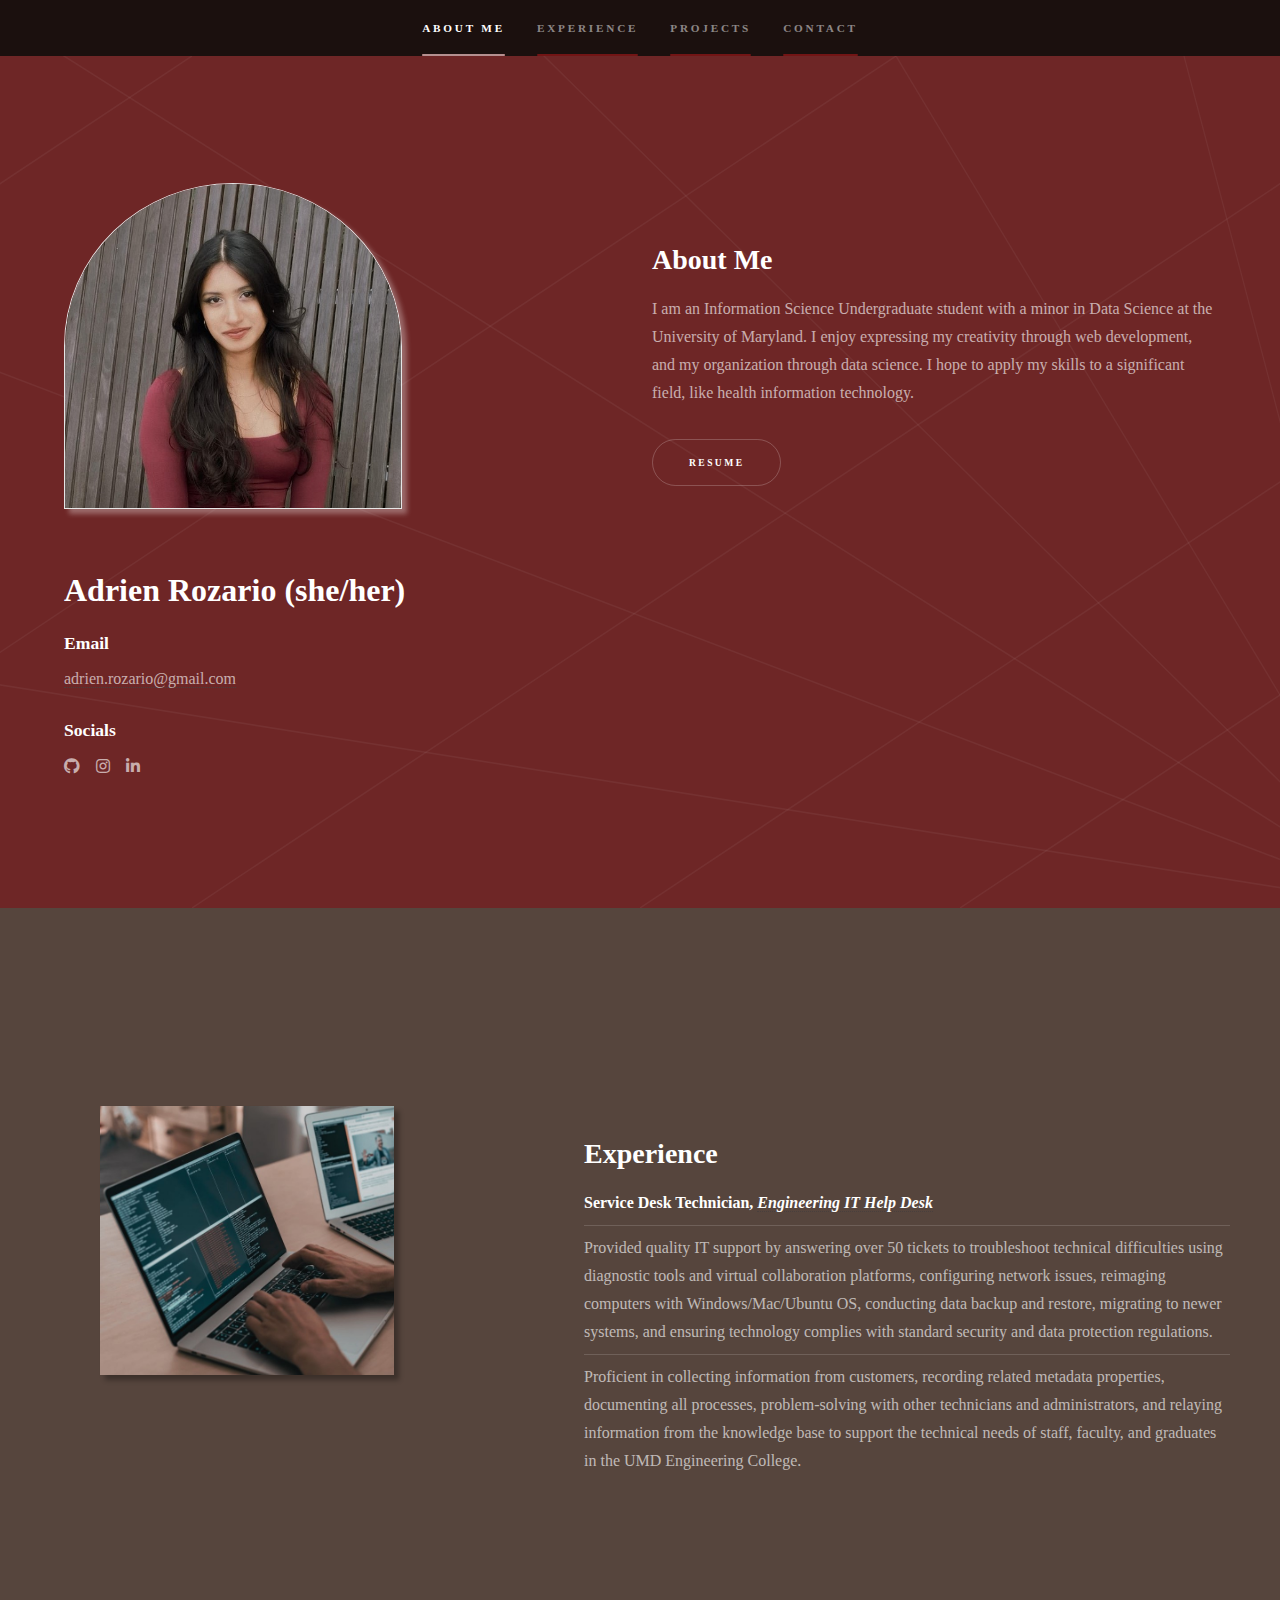
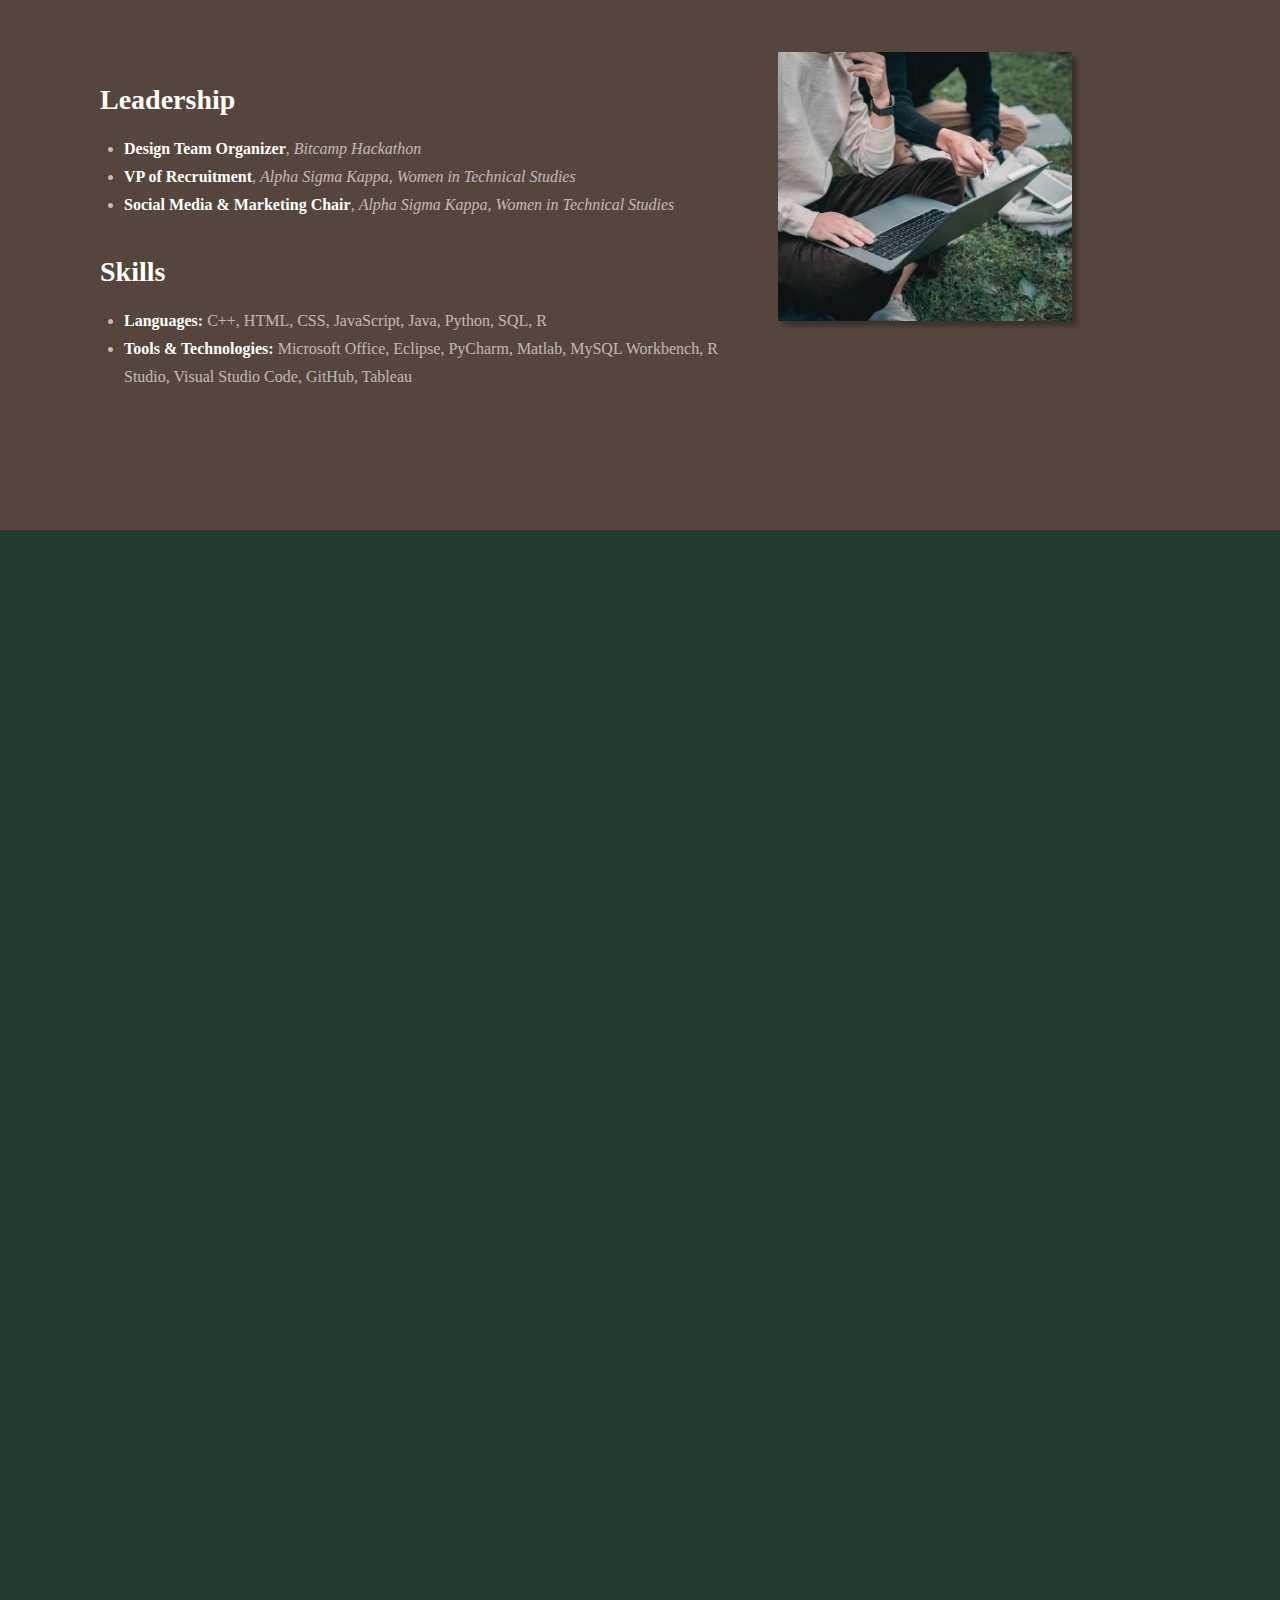
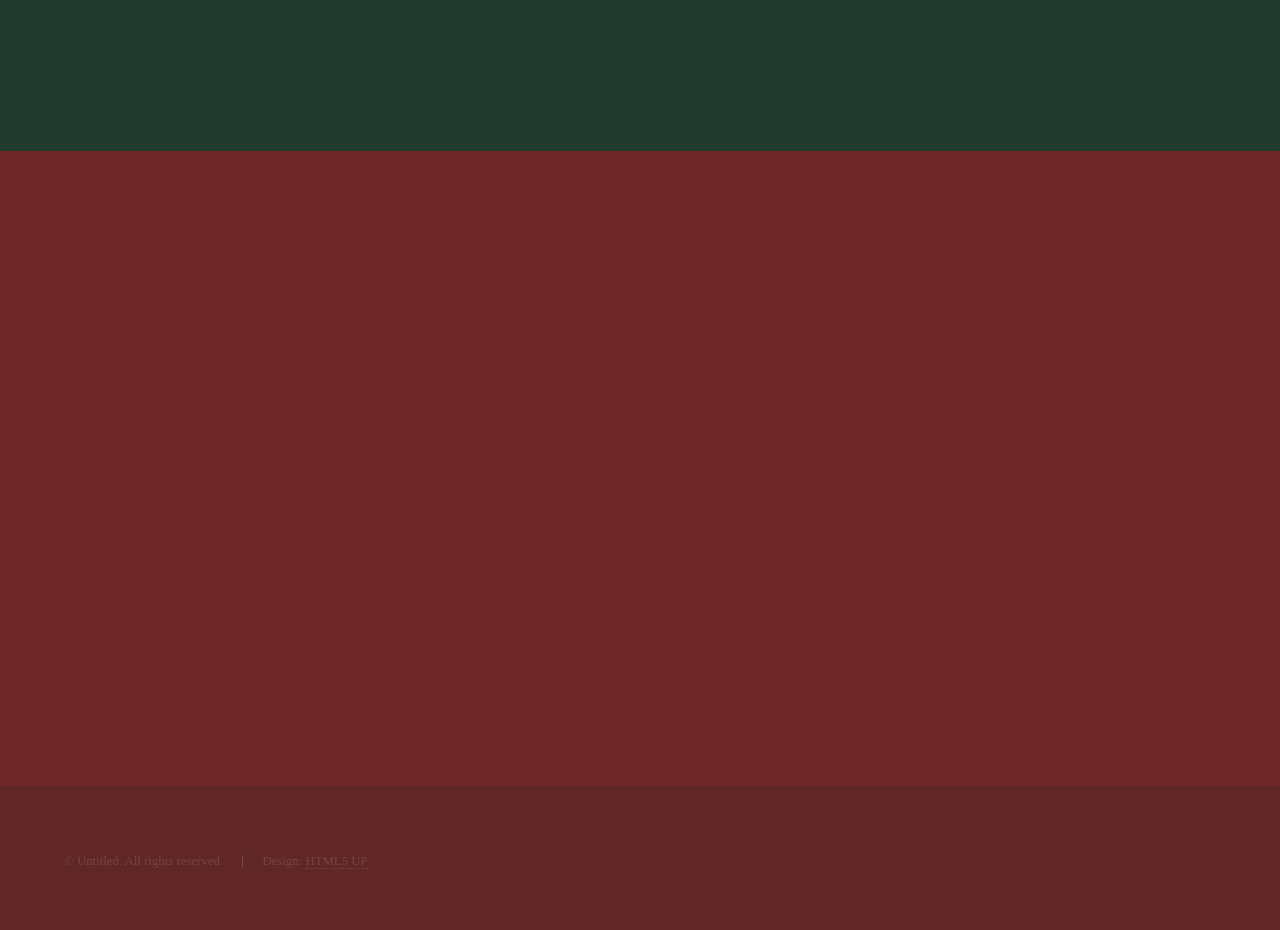
<file: index.html>
<!DOCTYPE HTML>
<!--
	Hyperspace by HTML5 UP
	html5up.net | @ajlkn
	Free for personal and commercial use under the CCA 3.0 license (html5up.net/license)
-->
<html>
	<head>
		<title>Personal Portfolio - Adrien Rozario</title>
		<meta charset="utf-8" />
		<meta name="viewport" content="width=device-width, initial-scale=1, user-scalable=no" />
		<link rel="stylesheet" href="assets/css/main.css" />
		<noscript><link rel="stylesheet" href="assets/css/noscript.css" /></noscript>
		<style>
			div.inner {
			  padding: 25px 50px 75px 100px;
			}
		</style>
	</head>
	<body class="is-preload">

		<!-- Sidebar -->
			<section id="sidebar">
				<div class="side">
					<nav>
						<ul>
							<li><a href="#intro">About Me</a></li>
							<li><a href="#experience">Experience</a></li>
							<li><a href="#projects">Projects</a></li>
							<li><a href="#contact">Contact</a></li>
						</ul>
					</nav>
				</div>
			</section>

		<!-- Wrapper -->
			<div id="wrapper">

				<!-- about -->
					<section id="intro" class="wrapper style1 fullscreen fade-up">
						<div class="inner">
							<div class="row">
								<div class="col-6 col-12-medium">
								<p><span class="image profile"><img src="images/red aji.jpg" alt=""/></span>
								<h1>Adrien Rozario (she/her)</h1>
								<ul class="contact">
									<li>
										<h3>Email</h3>
										<a href="#">adrien.rozario@gmail.com</a>
									</li>
									<li>
										<h3>Socials</h3>
								<ul class="icons">
									<li><a href="https://github.com/AdrientheFragrance" class="icon brands fa-github"><span class="label">GitHub</span></a></li>
									<li><a href="https://www.instagram.com/adrien.ie/" class="icon brands fa-instagram"><span class="label">Instagram</span></a></li>
									<li><a href="https://www.linkedin.com/in/adrien-rozario-847b68249/" class="icon brands fa-linkedin-in"><span class="label">LinkedIn</span></a></li>
								</ul>
									</li>
								</ul>
								</div>
								<div class="col-6 col-12-medium">
								<br></br>
								<h2>About Me</h2>
									<p>I am an Information Science Undergraduate student with a minor in Data Science at the University of Maryland. I enjoy expressing my creativity through web development, and my organization through data science. I hope to apply my skills to a significant field, like health information technology. 
									</p>	
									<ul class="actions">
										<li><a href="Files/Master Resume.docx.pdf" class="button">Resume</a></li>
									</ul>
									</p>
								</div>
							</div>
					</section>
						
				<!-- experience -->
					<section id="experience" class="wrapper style2 spotlights"></section>
						<div class="content">
							<div class="inner">
								<br></br>
								<br></br>
								<br></br>
								<p><span class="image left"><img src="images/coding.jpg" alt=""/></span>
								<h2>Experience</h2>
									<div class="row">
										<!--<div class="col-6 col-12-medium">-->
											<ul class="alt">
												<li><b>Service Desk Technician, <i><a href="https://eit.umd.edu/">Engineering IT Help Desk</a></i></b></li>
												<li>Provided quality IT support by answering over 50 tickets to troubleshoot technical difficulties using diagnostic tools and virtual collaboration platforms, configuring network issues, reimaging computers with Windows/Mac/Ubuntu OS, conducting data backup and restore, migrating to newer systems, and ensuring technology complies with standard security and data protection regulations.</li>
												<li>Proficient in collecting information from customers, recording related metadata properties, documenting all processes, problem-solving with other technicians and administrators, and relaying information from the knowledge base to support the technical needs of staff, faculty, and graduates in the UMD Engineering College.</li>
											</ul>
										<!--</div>-->
									</div>
								</p>
							</div>
						</div>
						<div class="content">
							<div class="inner">
								<p><span class="image right"><img src="images/helping.jpg" alt=""/></span>
								<h2>Leadership</h2>
								<div class="row">
										<ul>
										<li><b>Design Team Organizer</b>, <i><a href="https://www.instagram.com/bitcamp/">Bitcamp Hackathon</a></i></li>
										<li><b>VP of Recruitment</b>, <i><a href="https://www.instagram.com/ask_umd/">Alpha Sigma Kappa, Women in Technical Studies</a></i></li>
										<li><b>Social Media & Marketing Chair</b>, <i><a href="https://www.instagram.com/ask_umd/">Alpha Sigma Kappa, Women in Technical Studies</a></i></li>
										</ul>
								</div>
								<h2>Skills</h2>
								<div class="row">
									<!--<div class="col-6 col-12-medium">-->
										<ul>
										<li><b>Languages:</b>  C++, HTML, CSS, JavaScript, Java, Python, SQL, R</li>
										<li><b>Tools & Technologies:</b>  Microsoft Office, Eclipse, PyCharm, Matlab, MySQL Workbench, R Studio, Visual Studio Code, GitHub, Tableau										</li>
										</ul>
									<!--</div>-->
								</div>
								</p>
							</div>
						</div>
					</section>

				<!-- projects -->
					<section id="projects" class="wrapper style3 fade-up">
						<div class="inner">
							<h2>Projects</h2>
							<p>These are personal projects I have worked on by myself and also collaboratively with others. Projects like these have been a really fun way to utilize my skills to create something impactful.</p>
							<div class="features">
								<section>
									<a href="https://github.com/AdrientheFragrance/IT-Job-Postings-Database"><li class="icon solid major fa-heart"><span class="label"></span></li></a>
									<h3>IT Job Postings Database</h3>
									<p>Collaborated with a team to optimize over 37,000 rows of IT job posting data, produce a database with normalized tables, create an ERD to visualize the relationships between the tables, and write SQL queries to extract valuable job posting information.</p>
								</section>
								<section>
									<a href="https://adrienthefragrance.github.io/SafeTeal-Product-Website/"><li class="icon solid major fa-heart"><span class="label"></span></li></a>
									<h3>SafeTeal</h3>
									<p>Designed an app on Figma that enables users to anonymously view and post reports of inappropriate behavior in the user's provided area. Applied iterative design, information architecture, and metadata properties to optimize searching and user experience.</p>
								</section>
								<section>
									<a href="https://datascienceproject.my.canva.site/datathon-2024"><li class="icon solid major fa-heart"><span class="label"></span></li></a>
									<h3>The Next Best NFL Team</h3>
									<p>Utilized Google Colab and Tableau to provide data visualizations and analyze what cities are the best options to place a team, business strategy to estimate revenue/costs and develop a promotional plan, and presentation skills to pitch the idea.</p>
								</section>
								<section>
									<a href="https://datascienceproject.my.canva.site/everygrain"><li class="icon solid major fa-heart"><span class="label"></span></li></a>
									<h3>Everygrain</h3>
									<p>Published website on Canva that serves as an informative collection of statistics and data. The data sets used were cleaned and displayed utilizing a multitude of packages in Python and SQL coded in Google Colab.</p>
								</section>
								<section>
									<a href="https://devpost.com/software/lemonaid-thzd9y"><li class="icon solid major fa-heart"><span class="label"></span></li></a>
									<h3>Lemonaid</h3>
									<p>Coded web app on Repl.it that promotes lasting, healthy relationships with nutrition and the body. Offers the user personalized vitamin and water gamified reminders, earning points for timeliness and consistency. Enables the user to track their progress and unlock rewards like discounts at health-conscious stores and restaurants.</p>
								</section>
								<section>
									<a href="https://devpost.com/software/shellter"><li class="icon solid major fa-heart"><span class="label"></span></li></a>
									<h3>ShellTer</h3>
									<p>Coded web app on Repl.it that serves as a platform for a campus community to communicate and navigate to safety quickly and effectively. The app has buttons allowing the user to view reports of incidents in an area, report their own incident, or validate an incident they witnessed. A map API tracks the user’s location and mark the locations of reported incidents.</p>									</p>
								</section>
							</div>
							<ul class="actions">
								<li><a href="projects.html" class="button">Learn more</a></li>
							</ul>
						</div>
					</section>

				<!-- contact -->
					<section id="contact" class="wrapper style1 fade-up">
						<div class="inner">
							<h2>Get in touch</h2>
							<p>Don't stop here, reach out and get to know me more!</p>
							<div class="split style1">
								<section>
									<form method="post" action="#">
										<div class="fields">
											<div class="field half">
												<label for="name">Name</label>
												<input type="text" name="name" id="name" />
											</div>
											<div class="field half">
												<label for="email">Email</label>
												<input type="text" name="email" id="email" />
											</div>
											<div class="field">
												<label for="message">Message</label>
												<textarea name="message" id="message" rows="5"></textarea>
											</div>
										</div>
										<ul class="actions">
											<li><a href="mailto:adrien.rozario@gmail.com" class="button submit">Send Message</a></li>
										</ul>
									</form>
								</section>
							</div>
						</div>
					</section>

			</div>

		<!-- Footer -->
			<footer id="footer" class="wrapper style1-alt">
				<div class="inner">
					<ul class="menu">
						<li>&copy; Untitled. All rights reserved.</li><li>Design: <a href="http://html5up.net">HTML5 UP</a></li>
					</ul>
				</div>
			</footer>

		<!-- Scripts -->
			<script src="assets/js/jquery.min.js"></script>
			<script src="assets/js/jquery.scrollex.min.js"></script>
			<script src="assets/js/jquery.scrolly.min.js"></script>
			<script src="assets/js/browser.min.js"></script>
			<script src="assets/js/breakpoints.min.js"></script>
			<script src="assets/js/util.js"></script>
			<script src="assets/js/main.js"></script>

	</body>
</html>
</file>
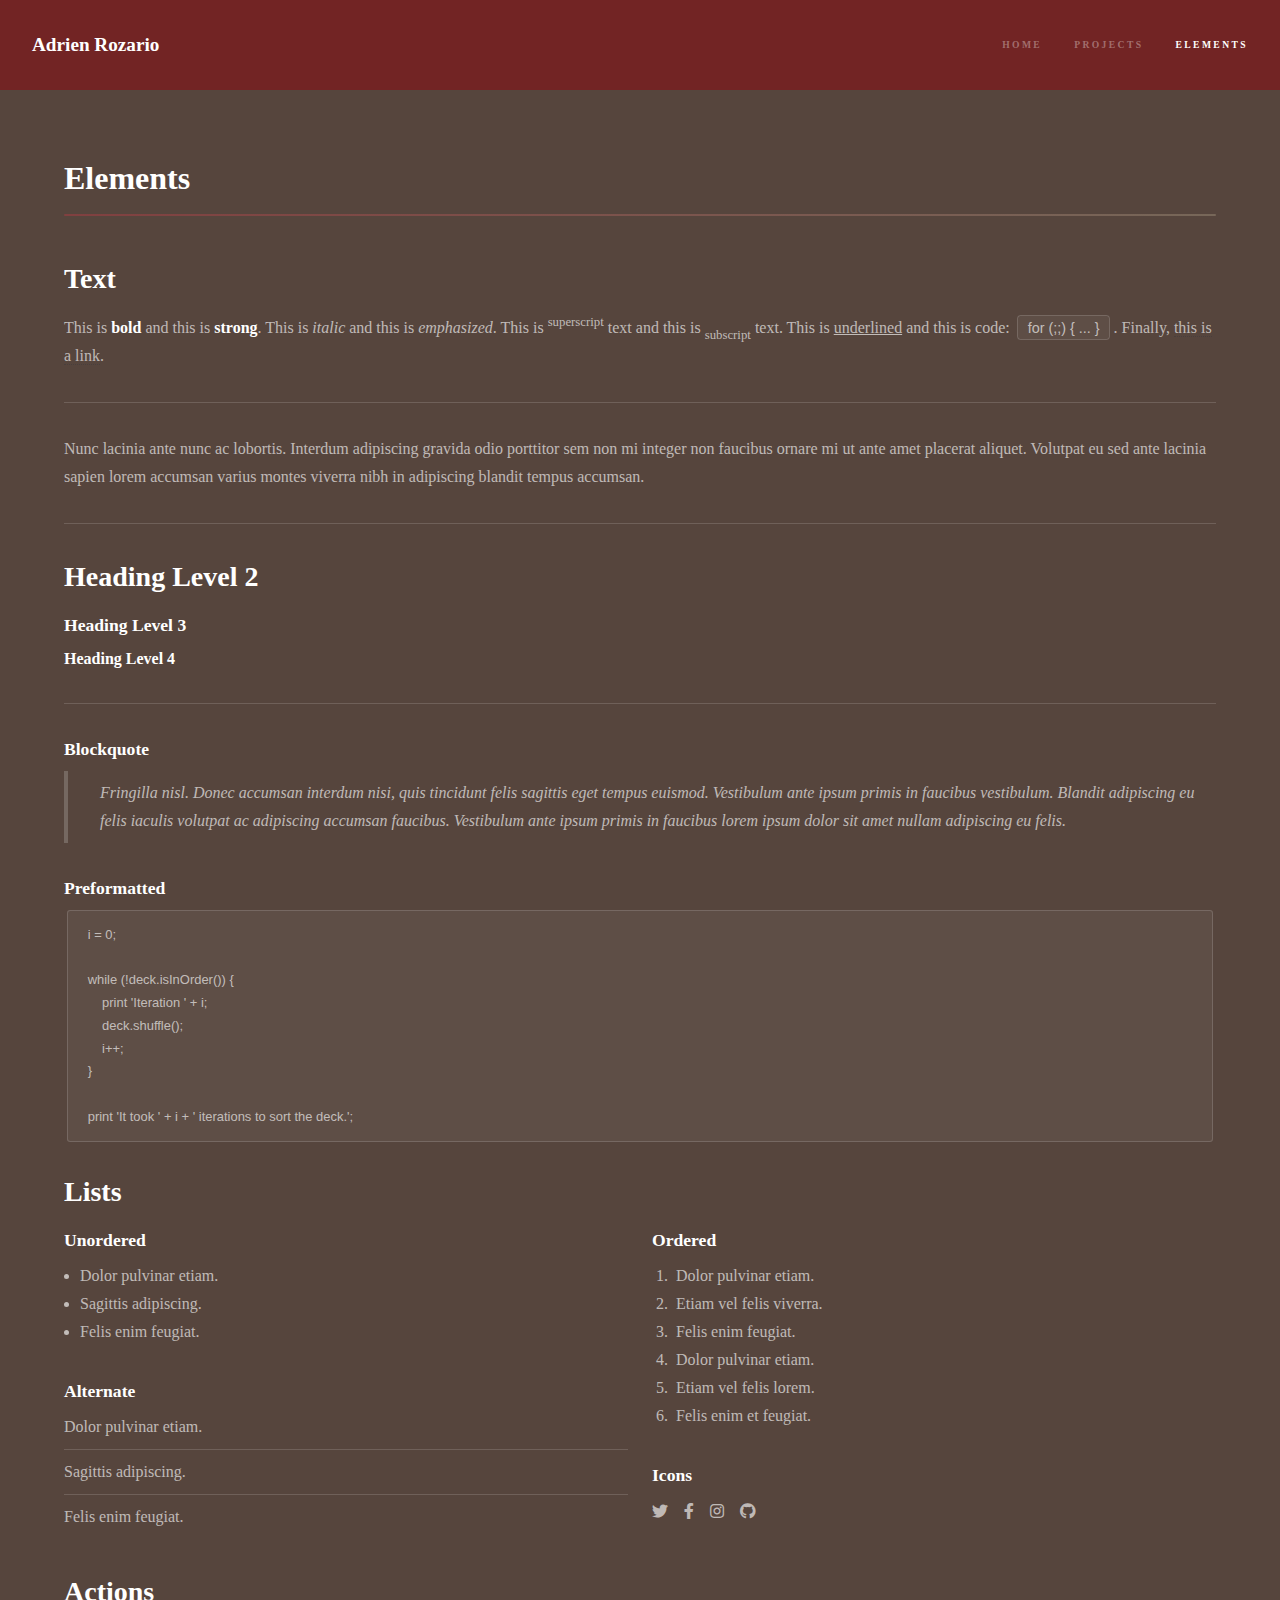
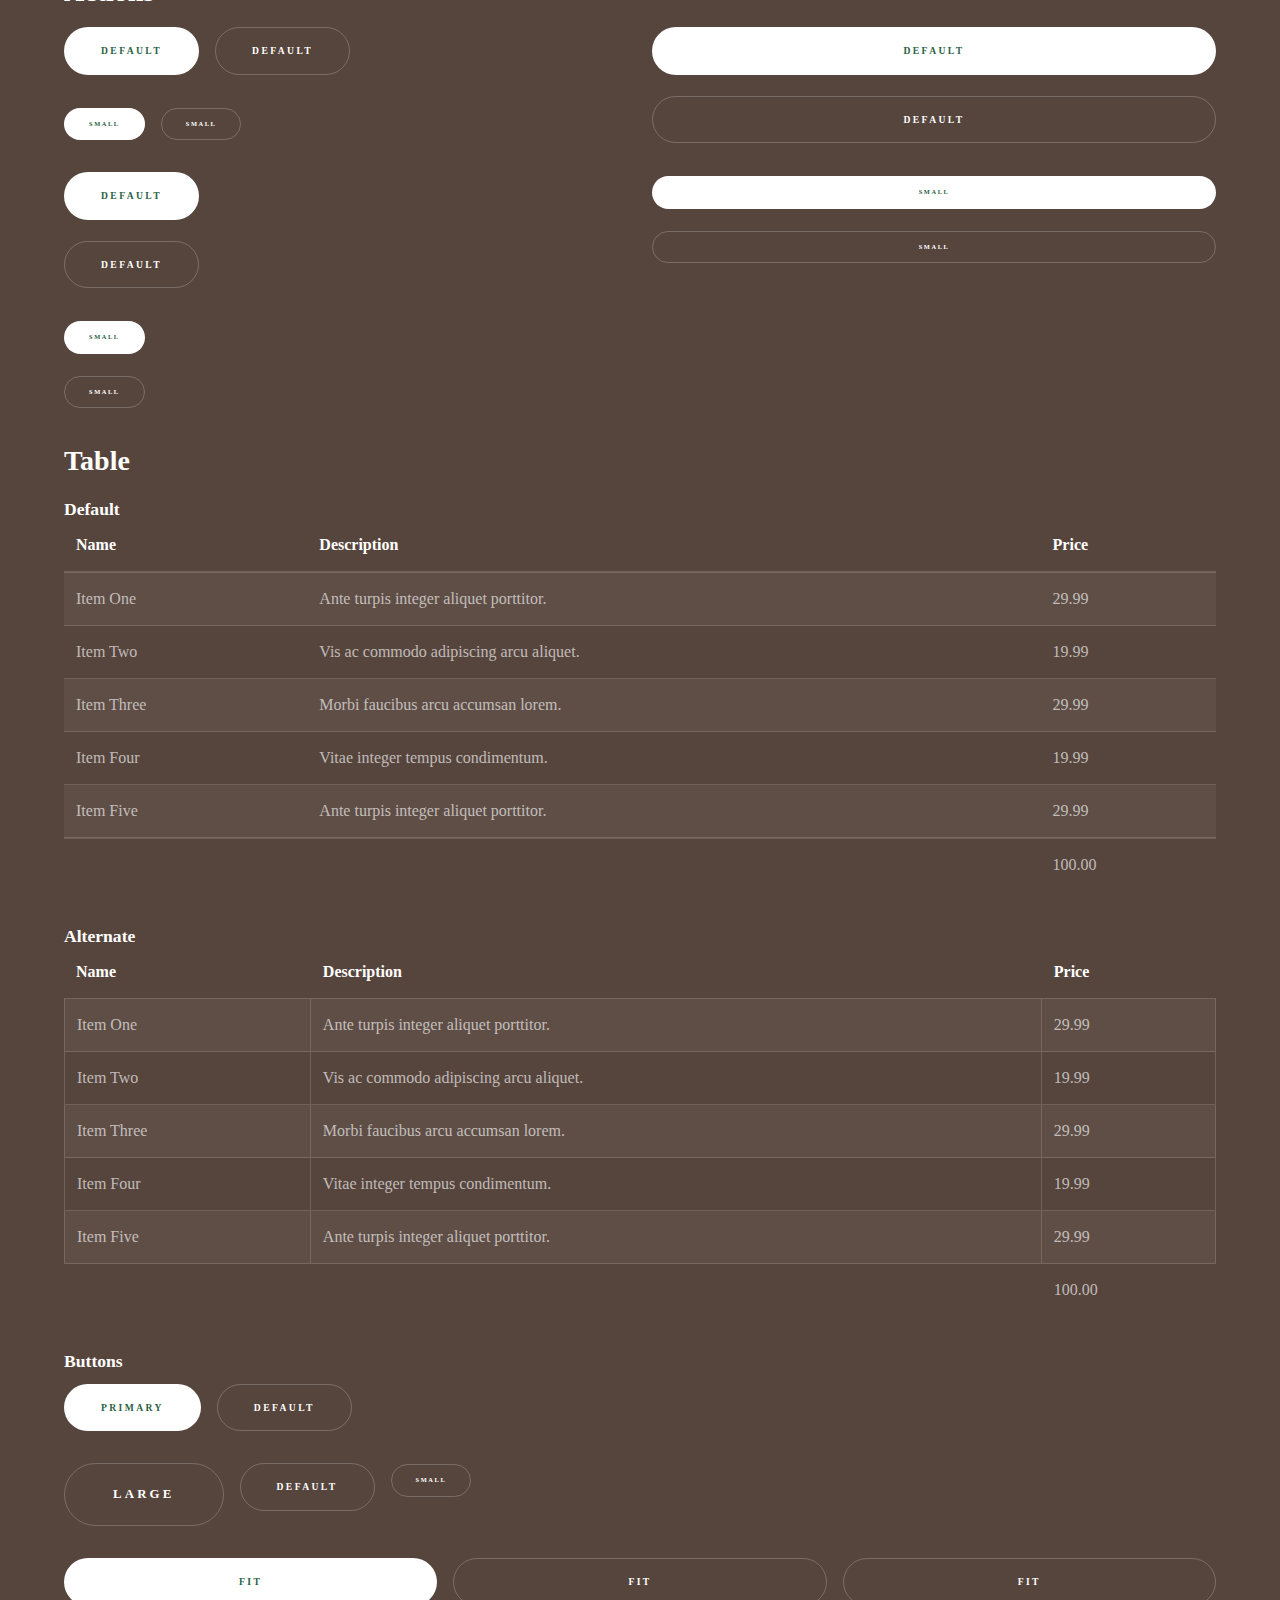
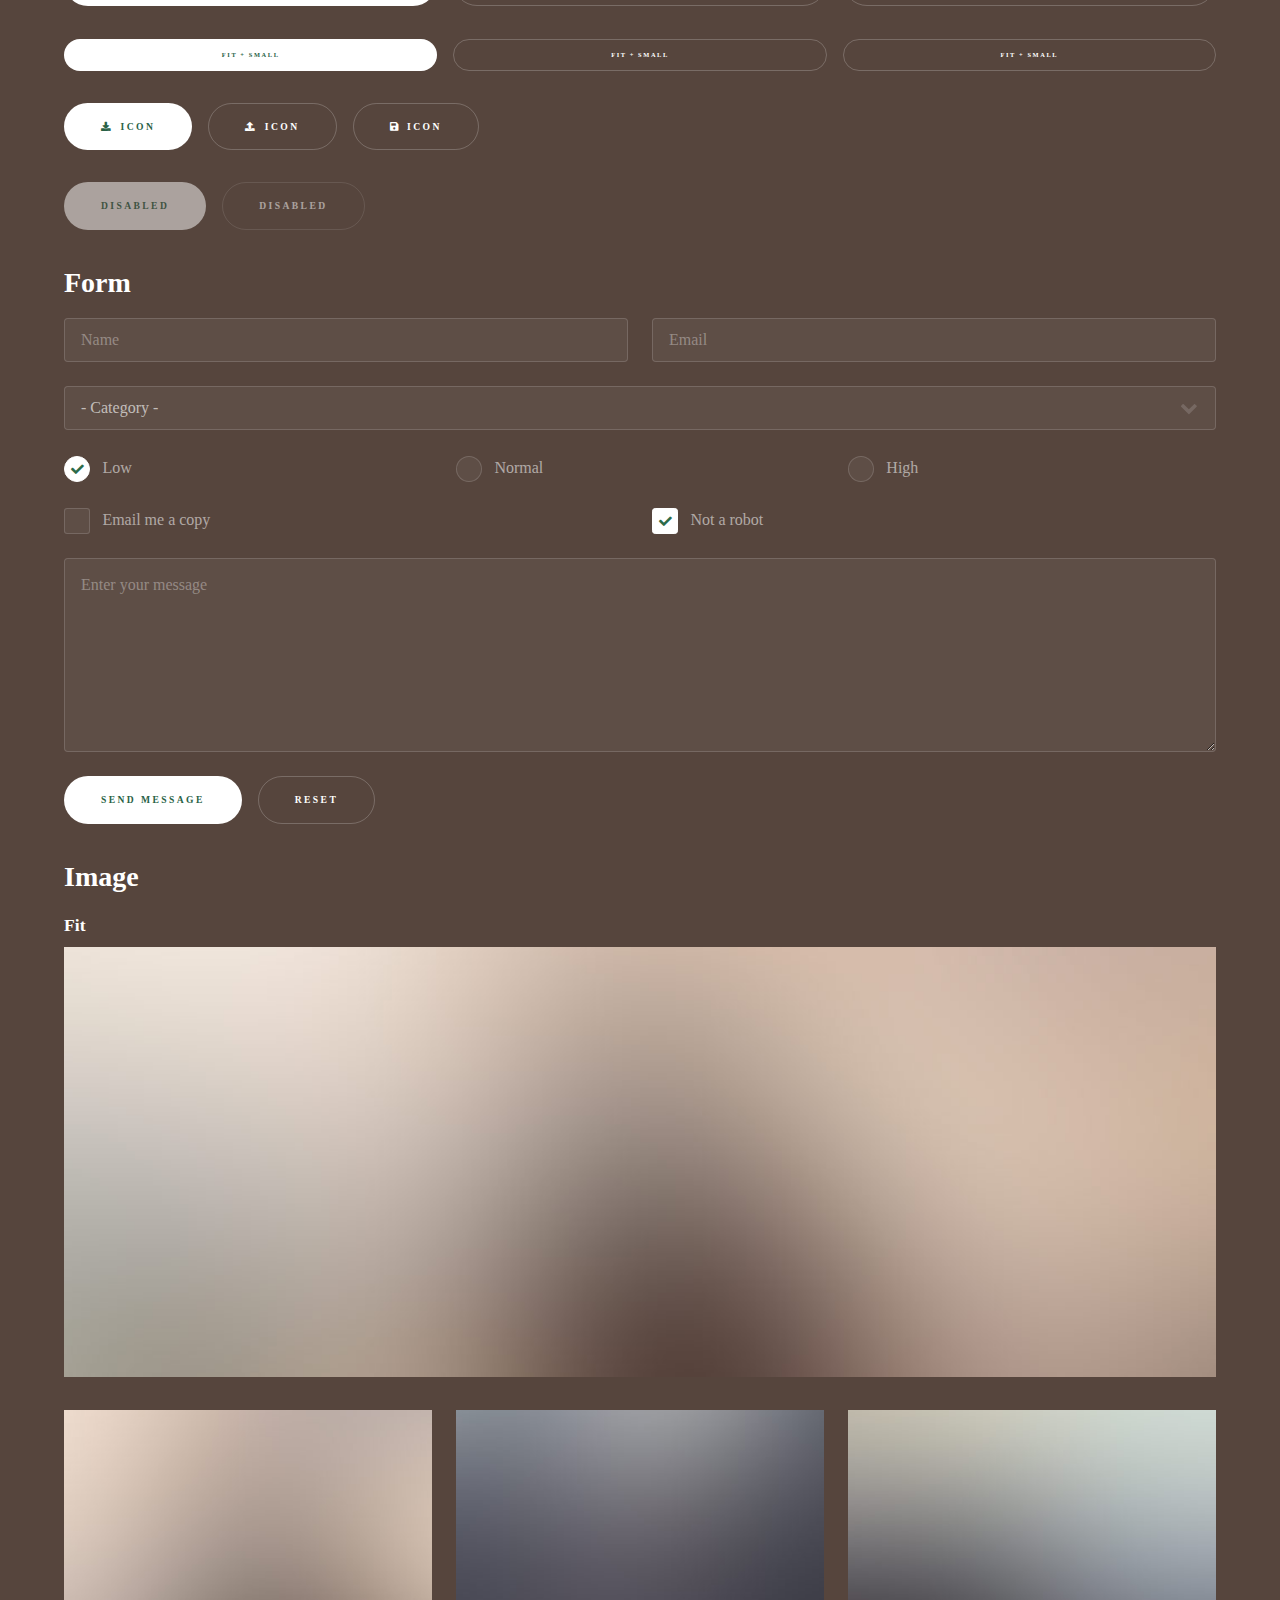
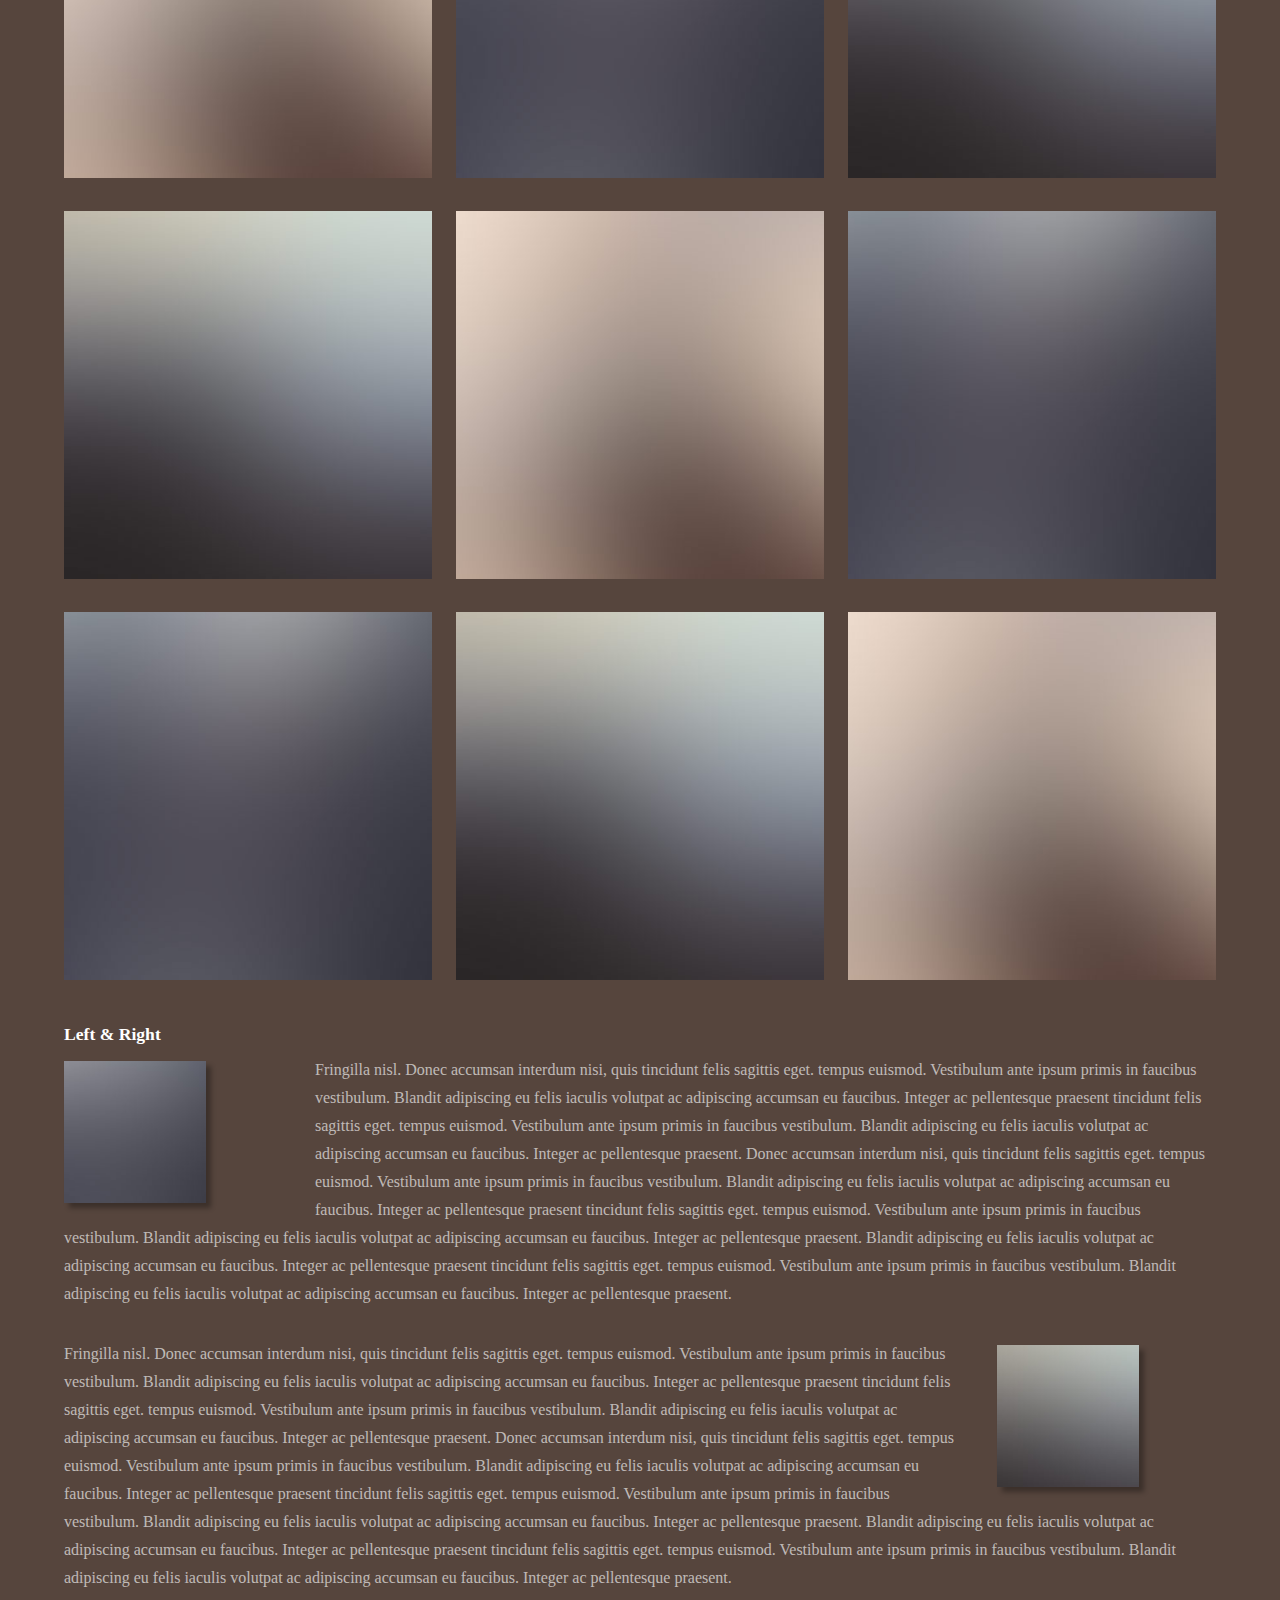
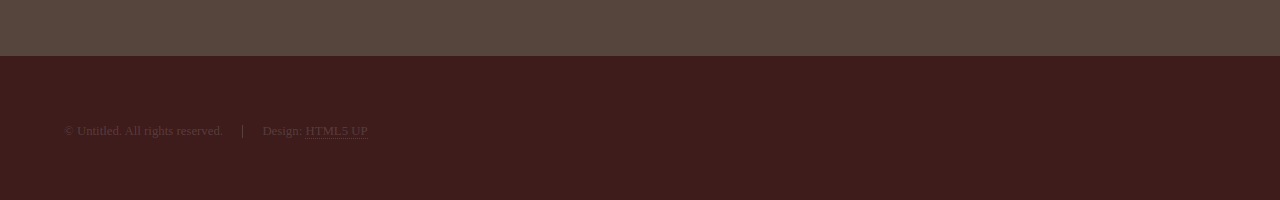
<file: elements.html>
<!DOCTYPE HTML>
<!--
	Hyperspace by HTML5 UP
	html5up.net | @ajlkn
	Free for personal and commercial use under the CCA 3.0 license (html5up.net/license)
-->
<html>
	<head>
		<title>Elements - Hyperspace by HTML5 UP</title>
		<meta charset="utf-8" />
		<meta name="viewport" content="width=device-width, initial-scale=1, user-scalable=no" />
		<link rel="stylesheet" href="assets/css/main.css" />
		<noscript><link rel="stylesheet" href="assets/css/noscript.css" /></noscript>
	</head>
	<body class="is-preload">

		<!-- Header -->
			<header id="header">
				<a href="index.html" class="title">Adrien Rozario</a>
				<nav>
					<ul>
						<li><a href="index.html">Home</a></li>
						<li><a href="projects.html">Projects</a></li>
						<li><a href="elements.html"  class="active">Elements</a></li>
					</ul>
				</nav>
			</header>

		<!-- Wrapper -->
			<div id="wrapper">

				<!-- Main -->
					<section id="main" class="wrapper">
						<div class="inner">
							<h1 class="major">Elements</h1>

							<!-- Text -->
								<section>
									<h2>Text</h2>
									<p>This is <b>bold</b> and this is <strong>strong</strong>. This is <i>italic</i> and this is <em>emphasized</em>.
									This is <sup>superscript</sup> text and this is <sub>subscript</sub> text.
									This is <u>underlined</u> and this is code: <code>for (;;) { ... }</code>. Finally, <a href="#">this is a link</a>.</p>
									<hr />
									<p>Nunc lacinia ante nunc ac lobortis. Interdum adipiscing gravida odio porttitor sem non mi integer non faucibus ornare mi ut ante amet placerat aliquet. Volutpat eu sed ante lacinia sapien lorem accumsan varius montes viverra nibh in adipiscing blandit tempus accumsan.</p>
									<hr />
									<h2>Heading Level 2</h2>
									<h3>Heading Level 3</h3>
									<h4>Heading Level 4</h4>
									<hr />
									<h3>Blockquote</h3>
									<blockquote>Fringilla nisl. Donec accumsan interdum nisi, quis tincidunt felis sagittis eget tempus euismod. Vestibulum ante ipsum primis in faucibus vestibulum. Blandit adipiscing eu felis iaculis volutpat ac adipiscing accumsan faucibus. Vestibulum ante ipsum primis in faucibus lorem ipsum dolor sit amet nullam adipiscing eu felis.</blockquote>
									<h3>Preformatted</h3>
									<pre><code>i = 0;

while (!deck.isInOrder()) {
    print 'Iteration ' + i;
    deck.shuffle();
    i++;
}

print 'It took ' + i + ' iterations to sort the deck.';</code></pre>
								</section>

							<!-- Lists -->
								<section>
									<h2>Lists</h2>
									<div class="row">
										<div class="col-6 col-12-medium">
											<h3>Unordered</h3>
											<ul>
												<li>Dolor pulvinar etiam.</li>
												<li>Sagittis adipiscing.</li>
												<li>Felis enim feugiat.</li>
											</ul>
											<h3>Alternate</h3>
											<ul class="alt">
												<li>Dolor pulvinar etiam.</li>
												<li>Sagittis adipiscing.</li>
												<li>Felis enim feugiat.</li>
											</ul>
										</div>
										<div class="col-6 col-12-medium">
											<h3>Ordered</h3>
											<ol>
												<li>Dolor pulvinar etiam.</li>
												<li>Etiam vel felis viverra.</li>
												<li>Felis enim feugiat.</li>
												<li>Dolor pulvinar etiam.</li>
												<li>Etiam vel felis lorem.</li>
												<li>Felis enim et feugiat.</li>
											</ol>
											<h3>Icons</h3>
											<ul class="icons">
												<li><a href="#" class="icon brands fa-twitter"><span class="label">Twitter</span></a></li>
												<li><a href="#" class="icon brands fa-facebook-f"><span class="label">Facebook</span></a></li>
												<li><a href="#" class="icon brands fa-instagram"><span class="label">Instagram</span></a></li>
												<li><a href="#" class="icon brands fa-github"><span class="label">Github</span></a></li>
											</ul>
										</div>
									</div>
									<h2>Actions</h2>
									<div class="row">
										<div class="col-6 col-12-medium">
											<ul class="actions">
												<li><a href="#" class="button primary">Default</a></li>
												<li><a href="#" class="button">Default</a></li>
											</ul>
											<ul class="actions small">
												<li><a href="#" class="button primary small">Small</a></li>
												<li><a href="#" class="button small">Small</a></li>
											</ul>
											<ul class="actions stacked">
												<li><a href="#" class="button primary">Default</a></li>
												<li><a href="#" class="button">Default</a></li>
											</ul>
											<ul class="actions stacked">
												<li><a href="#" class="button primary small">Small</a></li>
												<li><a href="#" class="button small">Small</a></li>
											</ul>
										</div>
										<div class="col-6 col-12-medium">
											<ul class="actions stacked">
												<li><a href="#" class="button primary fit">Default</a></li>
												<li><a href="#" class="button fit">Default</a></li>
											</ul>
											<ul class="actions stacked">
												<li><a href="#" class="button primary small fit">Small</a></li>
												<li><a href="#" class="button small fit">Small</a></li>
											</ul>
										</div>
									</div>
								</section>

							<!-- Table -->
								<section>
									<h2>Table</h2>
									<h3>Default</h3>
									<div class="table-wrapper">
										<table>
											<thead>
												<tr>
													<th>Name</th>
													<th>Description</th>
													<th>Price</th>
												</tr>
											</thead>
											<tbody>
												<tr>
													<td>Item One</td>
													<td>Ante turpis integer aliquet porttitor.</td>
													<td>29.99</td>
												</tr>
												<tr>
													<td>Item Two</td>
													<td>Vis ac commodo adipiscing arcu aliquet.</td>
													<td>19.99</td>
												</tr>
												<tr>
													<td>Item Three</td>
													<td> Morbi faucibus arcu accumsan lorem.</td>
													<td>29.99</td>
												</tr>
												<tr>
													<td>Item Four</td>
													<td>Vitae integer tempus condimentum.</td>
													<td>19.99</td>
												</tr>
												<tr>
													<td>Item Five</td>
													<td>Ante turpis integer aliquet porttitor.</td>
													<td>29.99</td>
												</tr>
											</tbody>
											<tfoot>
												<tr>
													<td colspan="2"></td>
													<td>100.00</td>
												</tr>
											</tfoot>
										</table>
									</div>

									<h3>Alternate</h3>
									<div class="table-wrapper">
										<table class="alt">
											<thead>
												<tr>
													<th>Name</th>
													<th>Description</th>
													<th>Price</th>
												</tr>
											</thead>
											<tbody>
												<tr>
													<td>Item One</td>
													<td>Ante turpis integer aliquet porttitor.</td>
													<td>29.99</td>
												</tr>
												<tr>
													<td>Item Two</td>
													<td>Vis ac commodo adipiscing arcu aliquet.</td>
													<td>19.99</td>
												</tr>
												<tr>
													<td>Item Three</td>
													<td> Morbi faucibus arcu accumsan lorem.</td>
													<td>29.99</td>
												</tr>
												<tr>
													<td>Item Four</td>
													<td>Vitae integer tempus condimentum.</td>
													<td>19.99</td>
												</tr>
												<tr>
													<td>Item Five</td>
													<td>Ante turpis integer aliquet porttitor.</td>
													<td>29.99</td>
												</tr>
											</tbody>
											<tfoot>
												<tr>
													<td colspan="2"></td>
													<td>100.00</td>
												</tr>
											</tfoot>
										</table>
									</div>
								</section>

							<!-- Buttons -->
								<section>
									<h3>Buttons</h3>
									<ul class="actions">
										<li><a href="#" class="button primary">Primary</a></li>
										<li><a href="#" class="button">Default</a></li>
									</ul>
									<ul class="actions">
										<li><a href="#" class="button large">Large</a></li>
										<li><a href="#" class="button">Default</a></li>
										<li><a href="#" class="button small">Small</a></li>
									</ul>
									<ul class="actions fit">
										<li><a href="#" class="button primary fit">Fit</a></li>
										<li><a href="#" class="button fit">Fit</a></li>
										<li><a href="#" class="button fit">Fit</a></li>
									</ul>
									<ul class="actions fit small">
										<li><a href="#" class="button primary fit small">Fit + Small</a></li>
										<li><a href="#" class="button fit small">Fit + Small</a></li>
										<li><a href="#" class="button fit small">Fit + Small</a></li>
									</ul>
									<ul class="actions">
										<li><a href="#" class="button primary icon solid fa-download">Icon</a></li>
										<li><a href="#" class="button icon solid fa-upload">Icon</a></li>
										<li><a href="#" class="button icon solid fa-save">Icon</a></li>
									</ul>
									<ul class="actions">
										<li><span class="button primary disabled">Disabled</span></li>
										<li><span class="button disabled">Disabled</span></li>
									</ul>
								</section>

							<!-- Form -->
								<section>
									<h2>Form</h2>
									<form method="post" action="#">
										<div class="row gtr-uniform">
											<div class="col-6 col-12-xsmall">
												<input type="text" name="demo-name" id="demo-name" value="" placeholder="Name" />
											</div>
											<div class="col-6 col-12-xsmall">
												<input type="email" name="demo-email" id="demo-email" value="" placeholder="Email" />
											</div>
											<div class="col-12">
												<select name="demo-category" id="demo-category">
													<option value="">- Category -</option>
													<option value="1">Manufacturing</option>
													<option value="1">Shipping</option>
													<option value="1">Administration</option>
													<option value="1">Human Resources</option>
												</select>
											</div>
											<div class="col-4 col-12-small">
												<input type="radio" id="demo-priority-low" name="demo-priority" checked>
												<label for="demo-priority-low">Low</label>
											</div>
											<div class="col-4 col-12-small">
												<input type="radio" id="demo-priority-normal" name="demo-priority">
												<label for="demo-priority-normal">Normal</label>
											</div>
											<div class="col-4 col-12-small">
												<input type="radio" id="demo-priority-high" name="demo-priority">
												<label for="demo-priority-high">High</label>
											</div>
											<div class="col-6 col-12-small">
												<input type="checkbox" id="demo-copy" name="demo-copy">
												<label for="demo-copy">Email me a copy</label>
											</div>
											<div class="col-6 col-12-small">
												<input type="checkbox" id="demo-human" name="demo-human" checked>
												<label for="demo-human">Not a robot</label>
											</div>
											<div class="col-12">
												<textarea name="demo-message" id="demo-message" placeholder="Enter your message" rows="6"></textarea>
											</div>
											<div class="col-12">
												<ul class="actions">
													<li><input type="submit" value="Send Message" class="primary" /></li>
													<li><input type="reset" value="Reset" /></li>
												</ul>
											</div>
										</div>
									</form>
								</section>

							<!-- Image -->
								<section>
									<h2>Image</h2>
									<h3>Fit</h3>
									<div class="box alt">
										<div class="row gtr-uniform">
											<div class="col-12"><span class="image fit"><img src="images/pic04.jpg" alt="" /></span></div>
											<div class="col-4"><span class="image fit"><img src="images/pic01.jpg" alt="" /></span></div>
											<div class="col-4"><span class="image fit"><img src="images/pic02.jpg" alt="" /></span></div>
											<div class="col-4"><span class="image fit"><img src="images/pic03.jpg" alt="" /></span></div>
											<div class="col-4"><span class="image fit"><img src="images/pic03.jpg" alt="" /></span></div>
											<div class="col-4"><span class="image fit"><img src="images/pic01.jpg" alt="" /></span></div>
											<div class="col-4"><span class="image fit"><img src="images/pic02.jpg" alt="" /></span></div>
											<div class="col-4"><span class="image fit"><img src="images/pic02.jpg" alt="" /></span></div>
											<div class="col-4"><span class="image fit"><img src="images/pic03.jpg" alt="" /></span></div>
											<div class="col-4"><span class="image fit"><img src="images/pic01.jpg" alt="" /></span></div>
										</div>
									</div>
									<h3>Left &amp; Right</h3>
									<p><span class="image left"><img src="images/pic05.jpg" alt="" /></span>Fringilla nisl. Donec accumsan interdum nisi, quis tincidunt felis sagittis eget. tempus euismod. Vestibulum ante ipsum primis in faucibus vestibulum. Blandit adipiscing eu felis iaculis volutpat ac adipiscing accumsan eu faucibus. Integer ac pellentesque praesent tincidunt felis sagittis eget. tempus euismod. Vestibulum ante ipsum primis in faucibus vestibulum. Blandit adipiscing eu felis iaculis volutpat ac adipiscing accumsan eu faucibus. Integer ac pellentesque praesent. Donec accumsan interdum nisi, quis tincidunt felis sagittis eget. tempus euismod. Vestibulum ante ipsum primis in faucibus vestibulum. Blandit adipiscing eu felis iaculis volutpat ac adipiscing accumsan eu faucibus. Integer ac pellentesque praesent tincidunt felis sagittis eget. tempus euismod. Vestibulum ante ipsum primis in faucibus vestibulum. Blandit adipiscing eu felis iaculis volutpat ac adipiscing accumsan eu faucibus. Integer ac pellentesque praesent. Blandit adipiscing eu felis iaculis volutpat ac adipiscing accumsan eu faucibus. Integer ac pellentesque praesent tincidunt felis sagittis eget. tempus euismod. Vestibulum ante ipsum primis in faucibus vestibulum. Blandit adipiscing eu felis iaculis volutpat ac adipiscing accumsan eu faucibus. Integer ac pellentesque praesent.</p>
									<p><span class="image right"><img src="images/pic06.jpg" alt="" /></span>Fringilla nisl. Donec accumsan interdum nisi, quis tincidunt felis sagittis eget. tempus euismod. Vestibulum ante ipsum primis in faucibus vestibulum. Blandit adipiscing eu felis iaculis volutpat ac adipiscing accumsan eu faucibus. Integer ac pellentesque praesent tincidunt felis sagittis eget. tempus euismod. Vestibulum ante ipsum primis in faucibus vestibulum. Blandit adipiscing eu felis iaculis volutpat ac adipiscing accumsan eu faucibus. Integer ac pellentesque praesent. Donec accumsan interdum nisi, quis tincidunt felis sagittis eget. tempus euismod. Vestibulum ante ipsum primis in faucibus vestibulum. Blandit adipiscing eu felis iaculis volutpat ac adipiscing accumsan eu faucibus. Integer ac pellentesque praesent tincidunt felis sagittis eget. tempus euismod. Vestibulum ante ipsum primis in faucibus vestibulum. Blandit adipiscing eu felis iaculis volutpat ac adipiscing accumsan eu faucibus. Integer ac pellentesque praesent. Blandit adipiscing eu felis iaculis volutpat ac adipiscing accumsan eu faucibus. Integer ac pellentesque praesent tincidunt felis sagittis eget. tempus euismod. Vestibulum ante ipsum primis in faucibus vestibulum. Blandit adipiscing eu felis iaculis volutpat ac adipiscing accumsan eu faucibus. Integer ac pellentesque praesent.</p>
								</section>

						</div>
					</section>

			</div>

		<!-- Footer -->
			<footer id="footer" class="wrapper alt">
				<div class="inner">
					<ul class="menu">
						<li>&copy; Untitled. All rights reserved.</li><li>Design: <a href="http://html5up.net">HTML5 UP</a></li>
					</ul>
				</div>
			</footer>

		<!-- Scripts -->
			<script src="assets/js/jquery.min.js"></script>
			<script src="assets/js/jquery.scrollex.min.js"></script>
			<script src="assets/js/jquery.scrolly.min.js"></script>
			<script src="assets/js/browser.min.js"></script>
			<script src="assets/js/breakpoints.min.js"></script>
			<script src="assets/js/util.js"></script>
			<script src="assets/js/main.js"></script>

	</body>
</html>
</file>
<file: assets/css/noscript.css>
/*
	Hyperspace by HTML5 UP
	html5up.net | @ajlkn
	Free for personal and commercial use under the CCA 3.0 license (html5up.net/license)
*/

/* Spotlights */

	.spotlights > section > .image:before {
		opacity: 0 !important;
	}

	.spotlights > section > .content > .inner {
		-moz-transform: none !important;
		-webkit-transform: none !important;
		-ms-transform: none !important;
		transform: none !important;
		opacity: 1 !important;
	}

/* Wrapper */

	.wrapper > .inner {
		opacity: 1 !important;
		-moz-transform: none !important;
		-webkit-transform: none !important;
		-ms-transform: none !important;
		transform: none !important;
	}

/* Sidebar */

	#sidebar > .inner {
		opacity: 1 !important;
	}

	#sidebar nav > ul > li {
		-moz-transform: none !important;
		-webkit-transform: none !important;
		-ms-transform: none !important;
		transform: none !important;
		opacity: 1 !important;
	}
</file>
<file: assets/css/main.css>
@import url(fontawesome-all.min.css);


html, body, div, span, applet, object,
iframe, h1, h2, h3, h4, h5, h6, p, blockquote,
pre, a, abbr, acronym, address, big, cite,
code, del, dfn, em, img, ins, kbd, q, s, samp,
small, strike, strong, sub, sup, tt, var, b,
u, i, center, dl, dt, dd, ol, ul, li, fieldset,
form, label, legend, table, caption, tbody,
tfoot, thead, tr, th, td, article, aside,
canvas, details, embed, figure, figcaption,
footer, header, hgroup, menu, nav, output, ruby,
section, summary, time, mark, audio, video {
	margin: 0;
	padding: 0;
	border: 0;
	font-size: 100%;
	font: inherit;
	vertical-align: baseline;}

article, aside, details, figcaption, figure,
footer, header, hgroup, menu, nav, section {
	display: block;}

body {
	line-height: 1;
}

ol, ul {
	list-style: none;
}

blockquote, q {
	quotes: none;
}

	blockquote:before, blockquote:after, q:before, q:after {
		content: '';
		content: none;
	}

table {
	border-collapse: collapse;
	border-spacing: 0;
}

body {
	-webkit-text-size-adjust: none;
}

mark {
	background-color: transparent;
	color: inherit;
}

input::-moz-focus-inner {
	border: 0;
	padding: 0;
}

input, select, textarea {
	-moz-appearance: none;
	-webkit-appearance: none;
	-ms-appearance: none;
	appearance: none;
}

/* chatGPT  */


.chat-box {
	margin: 0 auto;
	width: 500px;
	max-width: 100%
	  background-color: white;
	border-radius: 8px;
	box-shadow: 0 4px 8px black;
	overflow: hidden;
	max-height: 800px;
	height: 800px;
  }
  
  .chat-box-header {
	background-color: #F47289;
	color: white;
	font-family: Times, Times New Roman, serif;
		font-size: 16.5pt;
	padding: 16px;
	border-radius: 8px;
	font-size: 20px;
	font-weight: bold;
   text-align:center ;
  }
  
  .chat-box-body {
	padding: 16px;
	overflow-y: auto;
	height: calc(100% - 200px);
	max-height: (100vh - 200px);
  }
  
  .chat-box-body.message,
  .chat-box-body.response {
	margin-bottom: 16px
	padding 8px 16px;
	border-radius: 8px;
  }
  
  .chat-box-body .message {
	background-color: white;
	color: black;
	text-align: right;
  } 
  

  

/* Basic */

	@-ms-viewport {
		width: device-width;
	}

	body {
		-ms-overflow-style: scrollbar;
	}

	@media screen and (max-width: 480px) {

		html, body {
			min-width: 320px;
		}

	}

	html {
		box-sizing: border-box;
	}

	*, *:before, *:after {
		box-sizing: inherit;
	}

	body {
		background: #56453d;
	}

		body.is-preload *, body.is-preload *:before, body.is-preload *:after {
			-moz-animation: none !important;
			-webkit-animation: none !important;
			-ms-animation: none !important;
			animation: none !important;
			-moz-transition: none !important;
			-webkit-transition: none !important;
			-ms-transition: none !important;
			transition: none !important;
		}

/* Type */

	body, input, select, textarea {
		color: rgba(255, 255, 255, 0.641);
		font-family: Times, Times New Roman, serif;
		font-size: 16.5pt;
		font-weight: normal;
		line-height: 1.75;
	}

		@media screen and (max-width: 1680px) {

			body, input, select, textarea {
				font-size: 13pt;
			}

		}

		@media screen and (max-width: 1280px) {

			body, input, select, textarea {
				font-size: 12pt;
			}

		}

		@media screen and (max-width: 360px) {

			body, input, select, textarea {
				font-size: 11pt;
			}

		}

	a {
		-moz-transition: color 0.2s ease, border-bottom-color 0.2s ease;
		-webkit-transition: color 0.2s ease, border-bottom-color 0.2s ease;
		-ms-transition: color 0.2s ease, border-bottom-color 0.2s ease;
		transition: color 0.2s ease, border-bottom-color 0.2s ease;
		border-bottom: dotted 1px rgb(73, 63, 61);
		color: inherit;
		text-decoration: none;
	}

		a:hover {
			border-bottom-color: transparent;
			color: #ffffff;
		}

	strong, b {
		color: #ffffff;
		font-weight: bold;
	}

	em, i {
		font-style: italic;
	}

	p {
		margin: 0 0 2em 0;
	}

	h1, h2, h3, h4, h5, h6 {
		color: #ffffff;
		font-weight: bold;
		line-height: 1.5;
		margin: 0 0 0.5em 0;
	}

		h1 a, h2 a, h3 a, h4 a, h5 a, h6 a {
			color: inherit;
			text-decoration: none;
		}

	h1 {
		font-size: 2em;
	}

		h1.major {
			margin: 0 0 1.3em 0;
			position: relative;
			padding-bottom: 0.45em;
		}

			h1.major:after {
				background-image: -moz-linear-gradient(to right, #5e1c1c, #453c39);
				background-image: -webkit-linear-gradient(to right, #813535, #685a4f);
				background-image: -ms-linear-gradient(to right, #5f2525, #4e4038);
				background-image: linear-gradient(to right, #804040, #776759);
				-moz-transition: max-width 0.2s ease;
				-webkit-transition: max-width 0.2s ease;
				-ms-transition: max-width 0.2s ease;
				transition: max-width 0.2s ease;
				border-radius: 0.2em;
				bottom: 0;
				content: '';
				height: 0.05em;
				position: absolute;
				right: 0;
				width: 100%;
			}

	h2 {
		font-size: 1.75em;
	}

	h3 {
		font-size: 1.1em;
	}

	h4 {
		font-size: 1em;
	}

	h5 {
		font-size: 0.8em;
	}

	h6 {
		font-size: 0.6em;
	}

	@media screen and (max-width: 736px) {

		h1 {
			font-size: 2em;
		}

		h2 {
			font-size: 1.25em;
		}

		h3 {
			font-size: 1em;
		}

		h4 {
			font-size: 0.8em;
		}

		h5 {
			font-size: 0.6em;
		}

		h6 {
			font-size: 0.6em;
		}

	}

	sub {
		font-size: 0.8em;
		position: relative;
		top: 0.5em;
	}

	sup {
		font-size: 0.8em;
		position: relative;
		top: -0.5em;
	}

	blockquote {
		border-left: solid 4px rgba(255, 255, 255, 0.19);
		font-style: italic;
		margin: 0 0 2em 0;
		padding: 0.5em 0 0.5em 2em;
	}

	code {
		background: rgba(255, 255, 255, 0.05);
		border-radius: 0.25em;
		border: solid 1px rgba(255, 255, 255, 0.15);
		font-family: Optima, sans-serif;
		font-size: 0.9em;
		margin: 0 0.25em;
		padding: 0.25em 0.65em;
	}

	pre {
		-webkit-overflow-scrolling: touch;
		font-family: Optima, sans-serif;
		font-size: 0.9em;
		margin: 0 0 2em 0;
	}

		pre code {
			display: block;
			line-height: 1.75em;
			padding: 1em 1.5em;
			overflow-x: auto;
		}

	hr {
		border: 0;
		border-bottom: solid 1px rgba(255, 255, 255, 0.15);
		margin: 2em 0;
	}

		hr.major {
			margin: 3em 0;
		}

	.align-left {
		text-align: left;
	}

	.align-center {
		text-align: center;
	}

	.align-right {
		text-align: right;
	}

/* Row */

	.row {
		display: flex;
		flex-wrap: wrap;
		box-sizing: border-box;
		align-items: stretch;
	}

		.row > * {
			box-sizing: border-box;
		}

		.row.gtr-uniform > * > :last-child {
			margin-bottom: 0;
		}

		.row.aln-left {
			justify-content: flex-start;
		}

		.row.aln-center {
			justify-content: center;
		}

		.row.aln-right {
			justify-content: flex-end;
		}

		.row.aln-top {
			align-items: flex-start;
		}

		.row.aln-middle {
			align-items: center;
		}

		.row.aln-bottom {
			align-items: flex-end;
		}

		.row > .imp {
			order: -1;
		}

		.row > .col-1 {
			width: 8.33333%;
		}

		.row > .off-1 {
			margin-left: 8.33333%;
		}

		.row > .col-2 {
			width: 16.66667%;
		}

		.row > .off-2 {
			margin-left: 16.66667%;
		}

		.row > .col-3 {
			width: 25%;
		}

		.row > .off-3 {
			margin-left: 25%;
		}

		.row > .col-4 {
			width: 33.33333%;
		}

		.row > .off-4 {
			margin-left: 33.33333%;
		}

		.row > .col-5 {
			width: 41.66667%;
		}

		.row > .off-5 {
			margin-left: 41.66667%;
		}

		.row > .col-6 {
			width: 50%;
		}

		.row > .off-6 {
			margin-left: 50%;
		}

		.row > .col-7 {
			width: 58.33333%;
		}

		.row > .off-7 {
			margin-left: 58.33333%;
		}

		.row > .col-8 {
			width: 66.66667%;
		}

		.row > .off-8 {
			margin-left: 66.66667%;
		}

		.row > .col-9 {
			width: 75%;
		}

		.row > .off-9 {
			margin-left: 75%;
		}

		.row > .col-10 {
			width: 83.33333%;
		}

		.row > .off-10 {
			margin-left: 83.33333%;
		}

		.row > .col-11 {
			width: 91.66667%;
		}

		.row > .off-11 {
			margin-left: 91.66667%;
		}

		.row > .col-12 {
			width: 100%;
		}

		.row > .off-12 {
			margin-left: 100%;
		}

		.row.gtr-0 {
			margin-top: 0;
			margin-left: 0em;
		}

			.row.gtr-0 > * {
				padding: 0 0 0 0em;
			}

			.row.gtr-0.gtr-uniform {
				margin-top: 0em;
			}

				.row.gtr-0.gtr-uniform > * {
					padding-top: 0em;
				}

		.row.gtr-25 {
			margin-top: 0;
			margin-left: -0.375em;
		}

			.row.gtr-25 > * {
				padding: 0 0 0 0.375em;
			}

			.row.gtr-25.gtr-uniform {
				margin-top: -0.375em;
			}

				.row.gtr-25.gtr-uniform > * {
					padding-top: 0.375em;
				}

		.row.gtr-50 {
			margin-top: 0;
			margin-left: -0.75em;
		}

			.row.gtr-50 > * {
				padding: 0 0 0 0.75em;
			}

			.row.gtr-50.gtr-uniform {
				margin-top: -0.75em;
			}

				.row.gtr-50.gtr-uniform > * {
					padding-top: 0.75em;
				}

		.row {
			margin-top: 0;
			margin-left: -1.5em;
		}

			.row > * {
				padding: 0 0 0 1.5em;
			}

			.row.gtr-uniform {
				margin-top: -1.5em;
			}

				.row.gtr-uniform > * {
					padding-top: 1.5em;
				}

		.row.gtr-150 {
			margin-top: 0;
			margin-left: -2.25em;
		}

			.row.gtr-150 > * {
				padding: 0 0 0 2.25em;
			}

			.row.gtr-150.gtr-uniform {
				margin-top: -2.25em;
			}

				.row.gtr-150.gtr-uniform > * {
					padding-top: 2.25em;
				}

		.row.gtr-200 {
			margin-top: 0;
			margin-left: -3em;
		}

			.row.gtr-200 > * {
				padding: 0 0 0 3em;
			}

			.row.gtr-200.gtr-uniform {
				margin-top: -3em;
			}

				.row.gtr-200.gtr-uniform > * {
					padding-top: 3em;
				}

		@media screen and (max-width: 1680px) {

			.row {
				display: flex;
				flex-wrap: wrap;
				box-sizing: border-box;
				align-items: stretch;
			}

				.row > * {
					box-sizing: border-box;
				}

				.row.gtr-uniform > * > :last-child {
					margin-bottom: 0;
				}

				.row.aln-left {
					justify-content: flex-start;
				}

				.row.aln-center {
					justify-content: center;
				}

				.row.aln-right {
					justify-content: flex-end;
				}

				.row.aln-top {
					align-items: flex-start;
				}

				.row.aln-middle {
					align-items: center;
				}

				.row.aln-bottom {
					align-items: flex-end;
				}

				.row > .imp-xlarge {
					order: -1;
				}

				.row > .col-1-xlarge {
					width: 8.33333%;
				}

				.row > .off-1-xlarge {
					margin-left: 8.33333%;
				}

				.row > .col-2-xlarge {
					width: 16.66667%;
				}

				.row > .off-2-xlarge {
					margin-left: 16.66667%;
				}

				.row > .col-3-xlarge {
					width: 25%;
				}

				.row > .off-3-xlarge {
					margin-left: 25%;
				}

				.row > .col-4-xlarge {
					width: 33.33333%;
				}

				.row > .off-4-xlarge {
					margin-left: 33.33333%;
				}

				.row > .col-5-xlarge {
					width: 41.66667%;
				}

				.row > .off-5-xlarge {
					margin-left: 41.66667%;
				}

				.row > .col-6-xlarge {
					width: 50%;
				}

				.row > .off-6-xlarge {
					margin-left: 50%;
				}

				.row > .col-7-xlarge {
					width: 58.33333%;
				}

				.row > .off-7-xlarge {
					margin-left: 58.33333%;
				}

				.row > .col-8-xlarge {
					width: 66.66667%;
				}

				.row > .off-8-xlarge {
					margin-left: 66.66667%;
				}

				.row > .col-9-xlarge {
					width: 75%;
				}

				.row > .off-9-xlarge {
					margin-left: 75%;
				}

				.row > .col-10-xlarge {
					width: 83.33333%;
				}

				.row > .off-10-xlarge {
					margin-left: 83.33333%;
				}

				.row > .col-11-xlarge {
					width: 91.66667%;
				}

				.row > .off-11-xlarge {
					margin-left: 91.66667%;
				}

				.row > .col-12-xlarge {
					width: 100%;
				}

				.row > .off-12-xlarge {
					margin-left: 100%;
				}

				.row.gtr-0 {
					margin-top: 0;
					margin-left: 0em;
				}

					.row.gtr-0 > * {
						padding: 0 0 0 0em;
					}

					.row.gtr-0.gtr-uniform {
						margin-top: 0em;
					}

						.row.gtr-0.gtr-uniform > * {
							padding-top: 0em;
						}

				.row.gtr-25 {
					margin-top: 0;
					margin-left: -0.375em;
				}

					.row.gtr-25 > * {
						padding: 0 0 0 0.375em;
					}

					.row.gtr-25.gtr-uniform {
						margin-top: -0.375em;
					}

						.row.gtr-25.gtr-uniform > * {
							padding-top: 0.375em;
						}

				.row.gtr-50 {
					margin-top: 0;
					margin-left: -0.75em;
				}

					.row.gtr-50 > * {
						padding: 0 0 0 0.75em;
					}

					.row.gtr-50.gtr-uniform {
						margin-top: -0.75em;
					}

						.row.gtr-50.gtr-uniform > * {
							padding-top: 0.75em;
						}

				.row {
					margin-top: 0;
					margin-left: -1.5em;
				}

					.row > * {
						padding: 0 0 0 1.5em;
					}

					.row.gtr-uniform {
						margin-top: -1.5em;
					}

						.row.gtr-uniform > * {
							padding-top: 1.5em;
						}

				.row.gtr-150 {
					margin-top: 0;
					margin-left: -2.25em;
				}

					.row.gtr-150 > * {
						padding: 0 0 0 2.25em;
					}

					.row.gtr-150.gtr-uniform {
						margin-top: -2.25em;
					}

						.row.gtr-150.gtr-uniform > * {
							padding-top: 2.25em;
						}

				.row.gtr-200 {
					margin-top: 0;
					margin-left: -3em;
				}

					.row.gtr-200 > * {
						padding: 0 0 0 3em;
					}

					.row.gtr-200.gtr-uniform {
						margin-top: -3em;
					}

						.row.gtr-200.gtr-uniform > * {
							padding-top: 3em;
						}

		}

		@media screen and (max-width: 1280px) {

			.row {
				display: flex;
				flex-wrap: wrap;
				box-sizing: border-box;
				align-items: stretch;
			}

				.row > * {
					box-sizing: border-box;
				}

				.row.gtr-uniform > * > :last-child {
					margin-bottom: 0;
				}

				.row.aln-left {
					justify-content: flex-start;
				}

				.row.aln-center {
					justify-content: center;
				}

				.row.aln-right {
					justify-content: flex-end;
				}

				.row.aln-top {
					align-items: flex-start;
				}

				.row.aln-middle {
					align-items: center;
				}

				.row.aln-bottom {
					align-items: flex-end;
				}

				.row > .imp-large {
					order: -1;
				}

				.row > .col-1-large {
					width: 8.33333%;
				}

				.row > .off-1-large {
					margin-left: 8.33333%;
				}

				.row > .col-2-large {
					width: 16.66667%;
				}

				.row > .off-2-large {
					margin-left: 16.66667%;
				}

				.row > .col-3-large {
					width: 25%;
				}

				.row > .off-3-large {
					margin-left: 25%;
				}

				.row > .col-4-large {
					width: 33.33333%;
				}

				.row > .off-4-large {
					margin-left: 33.33333%;
				}

				.row > .col-5-large {
					width: 41.66667%;
				}

				.row > .off-5-large {
					margin-left: 41.66667%;
				}

				.row > .col-6-large {
					width: 50%;
				}

				.row > .off-6-large {
					margin-left: 50%;
				}

				.row > .col-7-large {
					width: 58.33333%;
				}

				.row > .off-7-large {
					margin-left: 58.33333%;
				}

				.row > .col-8-large {
					width: 66.66667%;
				}

				.row > .off-8-large {
					margin-left: 66.66667%;
				}

				.row > .col-9-large {
					width: 75%;
				}

				.row > .off-9-large {
					margin-left: 75%;
				}

				.row > .col-10-large {
					width: 83.33333%;
				}

				.row > .off-10-large {
					margin-left: 83.33333%;
				}

				.row > .col-11-large {
					width: 91.66667%;
				}

				.row > .off-11-large {
					margin-left: 91.66667%;
				}

				.row > .col-12-large {
					width: 100%;
				}

				.row > .off-12-large {
					margin-left: 100%;
				}

				.row.gtr-0 {
					margin-top: 0;
					margin-left: 0em;
				}

					.row.gtr-0 > * {
						padding: 0 0 0 0em;
					}

					.row.gtr-0.gtr-uniform {
						margin-top: 0em;
					}

						.row.gtr-0.gtr-uniform > * {
							padding-top: 0em;
						}

				.row.gtr-25 {
					margin-top: 0;
					margin-left: -0.375em;
				}

					.row.gtr-25 > * {
						padding: 0 0 0 0.375em;
					}

					.row.gtr-25.gtr-uniform {
						margin-top: -0.375em;
					}

						.row.gtr-25.gtr-uniform > * {
							padding-top: 0.375em;
						}

				.row.gtr-50 {
					margin-top: 0;
					margin-left: -0.75em;
				}

					.row.gtr-50 > * {
						padding: 0 0 0 0.75em;
					}

					.row.gtr-50.gtr-uniform {
						margin-top: -0.75em;
					}

						.row.gtr-50.gtr-uniform > * {
							padding-top: 0.75em;
						}

				.row {
					margin-top: 0;
					margin-left: -1.5em;
				}

					.row > * {
						padding: 0 0 0 1.5em;
					}

					.row.gtr-uniform {
						margin-top: -1.5em;
					}

						.row.gtr-uniform > * {
							padding-top: 1.5em;
						}

				.row.gtr-150 {
					margin-top: 0;
					margin-left: -2.25em;
				}

					.row.gtr-150 > * {
						padding: 0 0 0 2.25em;
					}

					.row.gtr-150.gtr-uniform {
						margin-top: -2.25em;
					}

						.row.gtr-150.gtr-uniform > * {
							padding-top: 2.25em;
						}

				.row.gtr-200 {
					margin-top: 0;
					margin-left: -3em;
				}

					.row.gtr-200 > * {
						padding: 0 0 0 3em;
					}

					.row.gtr-200.gtr-uniform {
						margin-top: -3em;
					}

						.row.gtr-200.gtr-uniform > * {
							padding-top: 3em;
						}

		}

		@media screen and (max-width: 980px) {

			.row {
				display: flex;
				flex-wrap: wrap;
				box-sizing: border-box;
				align-items: stretch;
			}

				.row > * {
					box-sizing: border-box;
				}

				.row.gtr-uniform > * > :last-child {
					margin-bottom: 0;
				}

				.row.aln-left {
					justify-content: flex-start;
				}

				.row.aln-center {
					justify-content: center;
				}

				.row.aln-right {
					justify-content: flex-end;
				}

				.row.aln-top {
					align-items: flex-start;
				}

				.row.aln-middle {
					align-items: center;
				}

				.row.aln-bottom {
					align-items: flex-end;
				}

				.row > .imp-medium {
					order: -1;
				}

				.row > .col-1-medium {
					width: 8.33333%;
				}

				.row > .off-1-medium {
					margin-left: 8.33333%;
				}

				.row > .col-2-medium {
					width: 16.66667%;
				}

				.row > .off-2-medium {
					margin-left: 16.66667%;
				}

				.row > .col-3-medium {
					width: 25%;
				}

				.row > .off-3-medium {
					margin-left: 25%;
				}

				.row > .col-4-medium {
					width: 33.33333%;
				}

				.row > .off-4-medium {
					margin-left: 33.33333%;
				}

				.row > .col-5-medium {
					width: 41.66667%;
				}

				.row > .off-5-medium {
					margin-left: 41.66667%;
				}

				.row > .col-6-medium {
					width: 50%;
				}

				.row > .off-6-medium {
					margin-left: 50%;
				}

				.row > .col-7-medium {
					width: 58.33333%;
				}

				.row > .off-7-medium {
					margin-left: 58.33333%;
				}

				.row > .col-8-medium {
					width: 66.66667%;
				}

				.row > .off-8-medium {
					margin-left: 66.66667%;
				}

				.row > .col-9-medium {
					width: 75%;
				}

				.row > .off-9-medium {
					margin-left: 75%;
				}

				.row > .col-10-medium {
					width: 83.33333%;
				}

				.row > .off-10-medium {
					margin-left: 83.33333%;
				}

				.row > .col-11-medium {
					width: 91.66667%;
				}

				.row > .off-11-medium {
					margin-left: 91.66667%;
				}

				.row > .col-12-medium {
					width: 100%;
				}

				.row > .off-12-medium {
					margin-left: 100%;
				}

				.row.gtr-0 {
					margin-top: 0;
					margin-left: 0em;
				}

					.row.gtr-0 > * {
						padding: 0 0 0 0em;
					}

					.row.gtr-0.gtr-uniform {
						margin-top: 0em;
					}

						.row.gtr-0.gtr-uniform > * {
							padding-top: 0em;
						}

				.row.gtr-25 {
					margin-top: 0;
					margin-left: -0.375em;
				}

					.row.gtr-25 > * {
						padding: 0 0 0 0.375em;
					}

					.row.gtr-25.gtr-uniform {
						margin-top: -0.375em;
					}

						.row.gtr-25.gtr-uniform > * {
							padding-top: 0.375em;
						}

				.row.gtr-50 {
					margin-top: 0;
					margin-left: -0.75em;
				}

					.row.gtr-50 > * {
						padding: 0 0 0 0.75em;
					}

					.row.gtr-50.gtr-uniform {
						margin-top: -0.75em;
					}

						.row.gtr-50.gtr-uniform > * {
							padding-top: 0.75em;
						}

				.row {
					margin-top: 0;
					margin-left: -1.5em;
				}

					.row > * {
						padding: 0 0 0 1.5em;
					}

					.row.gtr-uniform {
						margin-top: -1.5em;
					}

						.row.gtr-uniform > * {
							padding-top: 1.5em;
						}

				.row.gtr-150 {
					margin-top: 0;
					margin-left: -2.25em;
				}

					.row.gtr-150 > * {
						padding: 0 0 0 2.25em;
					}

					.row.gtr-150.gtr-uniform {
						margin-top: -2.25em;
					}

						.row.gtr-150.gtr-uniform > * {
							padding-top: 2.25em;
						}

				.row.gtr-200 {
					margin-top: 0;
					margin-left: -3em;
				}

					.row.gtr-200 > * {
						padding: 0 0 0 3em;
					}

					.row.gtr-200.gtr-uniform {
						margin-top: -3em;
					}

						.row.gtr-200.gtr-uniform > * {
							padding-top: 3em;
						}

		}

		@media screen and (max-width: 736px) {

			.row {
				display: flex;
				flex-wrap: wrap;
				box-sizing: border-box;
				align-items: stretch;
			}

				.row > * {
					box-sizing: border-box;
				}

				.row.gtr-uniform > * > :last-child {
					margin-bottom: 0;
				}

				.row.aln-left {
					justify-content: flex-start;
				}

				.row.aln-center {
					justify-content: center;
				}

				.row.aln-right {
					justify-content: flex-end;
				}

				.row.aln-top {
					align-items: flex-start;
				}

				.row.aln-middle {
					align-items: center;
				}

				.row.aln-bottom {
					align-items: flex-end;
				}

				.row > .imp-small {
					order: -1;
				}

				.row > .col-1-small {
					width: 8.33333%;
				}

				.row > .off-1-small {
					margin-left: 8.33333%;
				}

				.row > .col-2-small {
					width: 16.66667%;
				}

				.row > .off-2-small {
					margin-left: 16.66667%;
				}

				.row > .col-3-small {
					width: 25%;
				}

				.row > .off-3-small {
					margin-left: 25%;
				}

				.row > .col-4-small {
					width: 33.33333%;
				}

				.row > .off-4-small {
					margin-left: 33.33333%;
				}

				.row > .col-5-small {
					width: 41.66667%;
				}

				.row > .off-5-small {
					margin-left: 41.66667%;
				}

				.row > .col-6-small {
					width: 50%;
				}

				.row > .off-6-small {
					margin-left: 50%;
				}

				.row > .col-7-small {
					width: 58.33333%;
				}

				.row > .off-7-small {
					margin-left: 58.33333%;
				}

				.row > .col-8-small {
					width: 66.66667%;
				}

				.row > .off-8-small {
					margin-left: 66.66667%;
				}

				.row > .col-9-small {
					width: 75%;
				}

				.row > .off-9-small {
					margin-left: 75%;
				}

				.row > .col-10-small {
					width: 83.33333%;
				}

				.row > .off-10-small {
					margin-left: 83.33333%;
				}

				.row > .col-11-small {
					width: 91.66667%;
				}

				.row > .off-11-small {
					margin-left: 91.66667%;
				}

				.row > .col-12-small {
					width: 100%;
				}

				.row > .off-12-small {
					margin-left: 100%;
				}

				.row.gtr-0 {
					margin-top: 0;
					margin-left: 0em;
				}

					.row.gtr-0 > * {
						padding: 0 0 0 0em;
					}

					.row.gtr-0.gtr-uniform {
						margin-top: 0em;
					}

						.row.gtr-0.gtr-uniform > * {
							padding-top: 0em;
						}

				.row.gtr-25 {
					margin-top: 0;
					margin-left: -0.375em;
				}

					.row.gtr-25 > * {
						padding: 0 0 0 0.375em;
					}

					.row.gtr-25.gtr-uniform {
						margin-top: -0.375em;
					}

						.row.gtr-25.gtr-uniform > * {
							padding-top: 0.375em;
						}

				.row.gtr-50 {
					margin-top: 0;
					margin-left: -0.75em;
				}

					.row.gtr-50 > * {
						padding: 0 0 0 0.75em;
					}

					.row.gtr-50.gtr-uniform {
						margin-top: -0.75em;
					}

						.row.gtr-50.gtr-uniform > * {
							padding-top: 0.75em;
						}

				.row {
					margin-top: 0;
					margin-left: -1.5em;
				}

					.row > * {
						padding: 0 0 0 1.5em;
					}

					.row.gtr-uniform {
						margin-top: -1.5em;
					}

						.row.gtr-uniform > * {
							padding-top: 1.5em;
						}

				.row.gtr-150 {
					margin-top: 0;
					margin-left: -2.25em;
				}

					.row.gtr-150 > * {
						padding: 0 0 0 2.25em;
					}

					.row.gtr-150.gtr-uniform {
						margin-top: -2.25em;
					}

						.row.gtr-150.gtr-uniform > * {
							padding-top: 2.25em;
						}

				.row.gtr-200 {
					margin-top: 0;
					margin-left: -3em;
				}

					.row.gtr-200 > * {
						padding: 0 0 0 3em;
					}

					.row.gtr-200.gtr-uniform {
						margin-top: -3em;
					}

						.row.gtr-200.gtr-uniform > * {
							padding-top: 3em;
						}

		}

		@media screen and (max-width: 480px) {

			.row {
				display: flex;
				flex-wrap: wrap;
				box-sizing: border-box;
				align-items: stretch;
			}

				.row > * {
					box-sizing: border-box;
				}

				.row.gtr-uniform > * > :last-child {
					margin-bottom: 0;
				}

				.row.aln-left {
					justify-content: flex-start;
				}

				.row.aln-center {
					justify-content: center;
				}

				.row.aln-right {
					justify-content: flex-end;
				}

				.row.aln-top {
					align-items: flex-start;
				}

				.row.aln-middle {
					align-items: center;
				}

				.row.aln-bottom {
					align-items: flex-end;
				}

				.row > .imp-xsmall {
					order: -1;
				}

				.row > .col-1-xsmall {
					width: 8.33333%;
				}

				.row > .off-1-xsmall {
					margin-left: 8.33333%;
				}

				.row > .col-2-xsmall {
					width: 16.66667%;
				}

				.row > .off-2-xsmall {
					margin-left: 16.66667%;
				}

				.row > .col-3-xsmall {
					width: 25%;
				}

				.row > .off-3-xsmall {
					margin-left: 25%;
				}

				.row > .col-4-xsmall {
					width: 33.33333%;
				}

				.row > .off-4-xsmall {
					margin-left: 33.33333%;
				}

				.row > .col-5-xsmall {
					width: 41.66667%;
				}

				.row > .off-5-xsmall {
					margin-left: 41.66667%;
				}

				.row > .col-6-xsmall {
					width: 50%;
				}

				.row > .off-6-xsmall {
					margin-left: 50%;
				}

				.row > .col-7-xsmall {
					width: 58.33333%;
				}

				.row > .off-7-xsmall {
					margin-left: 58.33333%;
				}

				.row > .col-8-xsmall {
					width: 66.66667%;
				}

				.row > .off-8-xsmall {
					margin-left: 66.66667%;
				}

				.row > .col-9-xsmall {
					width: 75%;
				}

				.row > .off-9-xsmall {
					margin-left: 75%;
				}

				.row > .col-10-xsmall {
					width: 83.33333%;
				}

				.row > .off-10-xsmall {
					margin-left: 83.33333%;
				}

				.row > .col-11-xsmall {
					width: 91.66667%;
				}

				.row > .off-11-xsmall {
					margin-left: 91.66667%;
				}

				.row > .col-12-xsmall {
					width: 100%;
				}

				.row > .off-12-xsmall {
					margin-left: 100%;
				}

				.row.gtr-0 {
					margin-top: 0;
					margin-left: 0em;
				}

					.row.gtr-0 > * {
						padding: 0 0 0 0em;
					}

					.row.gtr-0.gtr-uniform {
						margin-top: 0em;
					}

						.row.gtr-0.gtr-uniform > * {
							padding-top: 0em;
						}

				.row.gtr-25 {
					margin-top: 0;
					margin-left: -0.375em;
				}

					.row.gtr-25 > * {
						padding: 0 0 0 0.375em;
					}

					.row.gtr-25.gtr-uniform {
						margin-top: -0.375em;
					}

						.row.gtr-25.gtr-uniform > * {
							padding-top: 0.375em;
						}

				.row.gtr-50 {
					margin-top: 0;
					margin-left: -0.75em;
				}

					.row.gtr-50 > * {
						padding: 0 0 0 0.75em;
					}

					.row.gtr-50.gtr-uniform {
						margin-top: -0.75em;
					}

						.row.gtr-50.gtr-uniform > * {
							padding-top: 0.75em;
						}

				.row {
					margin-top: 0;
					margin-left: -1.5em;
				}

					.row > * {
						padding: 0 0 0 1.5em;
					}

					.row.gtr-uniform {
						margin-top: -1.5em;
					}

						.row.gtr-uniform > * {
							padding-top: 1.5em;
						}

				.row.gtr-150 {
					margin-top: 0;
					margin-left: -2.25em;
				}

					.row.gtr-150 > * {
						padding: 0 0 0 2.25em;
					}

					.row.gtr-150.gtr-uniform {
						margin-top: -2.25em;
					}

						.row.gtr-150.gtr-uniform > * {
							padding-top: 2.25em;
						}

				.row.gtr-200 {
					margin-top: 0;
					margin-left: -3em;
				}

					.row.gtr-200 > * {
						padding: 0 0 0 3em;
					}

					.row.gtr-200.gtr-uniform {
						margin-top: -3em;
					}

						.row.gtr-200.gtr-uniform > * {
							padding-top: 3em;
						}

		}

/* Box */

	.box {
		border-radius: 0.25em;
		border: solid 1px rgba(255, 255, 255, 0.15);
		margin-bottom: 2em;
		padding: 1.5em;
	}

		.box > :last-child,
		.box > :last-child > :last-child,
		.box > :last-child > :last-child > :last-child {
			margin-bottom: 0;
		}

		.box.alt {
			border: 0;
			border-radius: 0;
			padding: 0;
		}

/* Button */

	input[type="submit"],
	input[type="reset"],
	input[type="button"],
	button,
	.button {
		-moz-appearance: none;
		-webkit-appearance: none;
		-ms-appearance: none;
		appearance: none;
		-moz-transition: border-color 0.2s ease;
		-webkit-transition: border-color 0.2s ease;
		-ms-transition: border-color 0.2s ease;
		transition: border-color 0.2s ease;
		background-color: transparent;
		border: solid 1px !important;
		border-color: rgba(255, 255, 255, 0.212) !important;
		border-radius: 3em;
		color: #ffffff !important;
		cursor: pointer;
		display: inline-block;
		font-size: 0.6em;
		font-weight: bold;
		height: calc(4.75em + 2px);
		letter-spacing: 0.25em;
		line-height: 4.75em;
		outline: 0;
		padding: 0 3.75em;
		position: relative;
		text-align: center;
		text-decoration: none;
		text-transform: uppercase;
		white-space: nowrap;
	}

		input[type="submit"]:after,
		input[type="reset"]:after,
		input[type="button"]:after,
		button:after,
		.button:after {
			-moz-transform: scale(0.25);
			-webkit-transform: scale(0.25);
			-ms-transform: scale(0.25);
			transform: scale(0.25);
			pointer-events: none;
			-moz-transition: opacity 0.2s ease, -moz-transform 0.2s ease;
			-webkit-transition: opacity 0.2s ease, -webkit-transform 0.2s ease;
			-ms-transition: opacity 0.2s ease, -ms-transform 0.2s ease;
			transition: opacity 0.2s ease, transform 0.2s ease;
			background: #ffffff;
			border-radius: 3em;
			content: '';
			height: 100%;
			left: 0;
			opacity: 0;
			position: absolute;
			top: 0;
			width: 100%;
		}

		input[type="submit"].icon:before,
		input[type="reset"].icon:before,
		input[type="button"].icon:before,
		button.icon:before,
		.button.icon:before {
			margin-right: 0.75em;
		}

		input[type="submit"].fit,
		input[type="reset"].fit,
		input[type="button"].fit,
		button.fit,
		.button.fit {
			width: 100%;
		}

		input[type="submit"].small,
		input[type="reset"].small,
		input[type="button"].small,
		button.small,
		.button.small {
			font-size: 0.4em;
		}

		input[type="submit"].large,
		input[type="reset"].large,
		input[type="button"].large,
		button.large,
		.button.large {
			font-size: 0.8em;
		}

		input[type="submit"].primary,
		input[type="reset"].primary,
		input[type="button"].primary,
		button.primary,
		.button.primary {
			background-color: #ffffff;
			color: #296246 !important;
		}

			input[type="submit"].primary:after,
			input[type="reset"].primary:after,
			input[type="button"].primary:after,
			button.primary:after,
			.button.primary:after {
				display: none;
			}

		input[type="submit"].disabled, input[type="submit"]:disabled,
		input[type="reset"].disabled,
		input[type="reset"]:disabled,
		input[type="button"].disabled,
		input[type="button"]:disabled,
		button.disabled,
		button:disabled,
		.button.disabled,
		.button:disabled {
			cursor: default;
			opacity: 0.5;
			pointer-events: none;
		}

		input[type="submit"]:hover,
		input[type="reset"]:hover,
		input[type="button"]:hover,
		button:hover,
		.button:hover {
			border-color: rgba(255, 255, 255, 0.55) !important;
		}

			input[type="submit"]:hover:after,
			input[type="reset"]:hover:after,
			input[type="button"]:hover:after,
			button:hover:after,
			.button:hover:after {
				opacity: 0.05;
				-moz-transform: scale(1);
				-webkit-transform: scale(1);
				-ms-transform: scale(1);
				transform: scale(1);
			}

			input[type="submit"]:hover:active,
			input[type="reset"]:hover:active,
			input[type="button"]:hover:active,
			button:hover:active,
			.button:hover:active {
				border-color: #ffffff !important;
			}

				input[type="submit"]:hover:active:after,
				input[type="reset"]:hover:active:after,
				input[type="button"]:hover:active:after,
				button:hover:active:after,
				.button:hover:active:after {
					opacity: 0.1;
				}

/* Features */

	.features {
		display: -moz-flex;
		display: -webkit-flex;
		display: -ms-flex;
		display: flex;
		-moz-flex-wrap: wrap;
		-webkit-flex-wrap: wrap;
		-ms-flex-wrap: wrap;
		flex-wrap: wrap;
		border-radius: 0.25em;
		border: solid 1px rgba(255, 255, 255, 0.15);
		background: rgba(255, 255, 255, 0.05);
		margin: 0 0 2em 0;
	}

		.features section {
			padding: 3.5em 3em 1em 7em ;
			width: 50%;
			border-top: solid 1px rgba(255, 255, 255, 0.15);
			position: relative;
		}

			.features section:nth-child(-n + 2) {
				border-top-width: 0;
			}

			.features section:nth-child(2n) {
				border-left: solid 1px rgba(255, 255, 255, 0.15);
			}

			.features section .icon {
				-moz-transition: opacity 0.5s ease, -moz-transform 0.5s ease;
				-webkit-transition: opacity 0.5s ease, -webkit-transform 0.5s ease;
				-ms-transition: opacity 0.5s ease, -ms-transform 0.5s ease;
				transition: opacity 0.5s ease, transform 0.5s ease;
				-moz-transition-delay: 1s;
				-webkit-transition-delay: 1s;
				-ms-transition-delay: 1s;
				transition-delay: 1s;
				-moz-transform: scale(1);
				-webkit-transform: scale(1);
				-ms-transform: scale(1);
				transform: scale(1);
				position: absolute;
				left: 3em;
				top: 3em;
				opacity: 1;
			}

			.features section:nth-child(1) .icon {
				-moz-transition-delay: 0.15s;
				-webkit-transition-delay: 0.15s;
				-ms-transition-delay: 0.15s;
				transition-delay: 0.15s;
			}

			.features section:nth-child(2) .icon {
				-moz-transition-delay: 0.3s;
				-webkit-transition-delay: 0.3s;
				-ms-transition-delay: 0.3s;
				transition-delay: 0.3s;
			}

			.features section:nth-child(3) .icon {
				-moz-transition-delay: 0.45s;
				-webkit-transition-delay: 0.45s;
				-ms-transition-delay: 0.45s;
				transition-delay: 0.45s;
			}

			.features section:nth-child(4) .icon {
				-moz-transition-delay: 0.6s;
				-webkit-transition-delay: 0.6s;
				-ms-transition-delay: 0.6s;
				transition-delay: 0.6s;
			}

			.features section:nth-child(5) .icon {
				-moz-transition-delay: 0.75s;
				-webkit-transition-delay: 0.75s;
				-ms-transition-delay: 0.75s;
				transition-delay: 0.75s;
			}

			.features section:nth-child(6) .icon {
				-moz-transition-delay: 0.9s;
				-webkit-transition-delay: 0.9s;
				-ms-transition-delay: 0.9s;
				transition-delay: 0.9s;
			}

			.features section:nth-child(7) .icon {
				-moz-transition-delay: 1.05s;
				-webkit-transition-delay: 1.05s;
				-ms-transition-delay: 1.05s;
				transition-delay: 1.05s;
			}

			.features section:nth-child(8) .icon {
				-moz-transition-delay: 1.2s;
				-webkit-transition-delay: 1.2s;
				-ms-transition-delay: 1.2s;
				transition-delay: 1.2s;
			}

			.features section:nth-child(9) .icon {
				-moz-transition-delay: 1.35s;
				-webkit-transition-delay: 1.35s;
				-ms-transition-delay: 1.35s;
				transition-delay: 1.35s;
			}

			.features section:nth-child(10) .icon {
				-moz-transition-delay: 1.5s;
				-webkit-transition-delay: 1.5s;
				-ms-transition-delay: 1.5s;
				transition-delay: 1.5s;
			}

			.features section:nth-child(11) .icon {
				-moz-transition-delay: 1.65s;
				-webkit-transition-delay: 1.65s;
				-ms-transition-delay: 1.65s;
				transition-delay: 1.65s;
			}

			.features section:nth-child(12) .icon {
				-moz-transition-delay: 1.8s;
				-webkit-transition-delay: 1.8s;
				-ms-transition-delay: 1.8s;
				transition-delay: 1.8s;
			}

			.features section:nth-child(13) .icon {
				-moz-transition-delay: 1.95s;
				-webkit-transition-delay: 1.95s;
				-ms-transition-delay: 1.95s;
				transition-delay: 1.95s;
			}

			.features section:nth-child(14) .icon {
				-moz-transition-delay: 2.1s;
				-webkit-transition-delay: 2.1s;
				-ms-transition-delay: 2.1s;
				transition-delay: 2.1s;
			}

			.features section:nth-child(15) .icon {
				-moz-transition-delay: 2.25s;
				-webkit-transition-delay: 2.25s;
				-ms-transition-delay: 2.25s;
				transition-delay: 2.25s;
			}

			.features section:nth-child(16) .icon {
				-moz-transition-delay: 2.4s;
				-webkit-transition-delay: 2.4s;
				-ms-transition-delay: 2.4s;
				transition-delay: 2.4s;
			}

			.features section:nth-child(17) .icon {
				-moz-transition-delay: 2.55s;
				-webkit-transition-delay: 2.55s;
				-ms-transition-delay: 2.55s;
				transition-delay: 2.55s;
			}

			.features section:nth-child(18) .icon {
				-moz-transition-delay: 2.7s;
				-webkit-transition-delay: 2.7s;
				-ms-transition-delay: 2.7s;
				transition-delay: 2.7s;
			}

			.features section:nth-child(19) .icon {
				-moz-transition-delay: 2.85s;
				-webkit-transition-delay: 2.85s;
				-ms-transition-delay: 2.85s;
				transition-delay: 2.85s;
			}

			.features section:nth-child(20) .icon {
				-moz-transition-delay: 3s;
				-webkit-transition-delay: 3s;
				-ms-transition-delay: 3s;
				transition-delay: 3s;
			}

		.features.inactive section .icon {
			-moz-transform: scale(0.5);
			-webkit-transform: scale(0.5);
			-ms-transform: scale(0.5);
			transform: scale(0.5);
			opacity: 0;
		}

		@media screen and (max-width: 980px) {

			.features {
				display: block;
			}

				.features section {
					border-top-width: 1px !important;
					border-left-width: 0 !important;
					width: 100%;
				}

					.features section:first-child {
						border-top-width: 0 !important;
					}

		}

		@media screen and (max-width: 736px) {

			.features section {
				padding: 2.5em 1.5em 0.1em 5.5em ;
			}

				.features section .icon {
					left: 1.5em;
					top: 2em;
				}

		}

		@media screen and (max-width: 480px) {

			.features section {
				padding: 2em 1.5em 0.1em 1.5em ;
			}

				.features section .icon {
					left: 0;
					position: relative;
					top: 0;
				}

		}

/* Form */

	form {
		margin: 0 0 2em 0;
	}

		form > :last-child {
			margin-bottom: 0;
		}

		form > .fields {
			display: -moz-flex;
			display: -webkit-flex;
			display: -ms-flex;
			display: flex;
			-moz-flex-wrap: wrap;
			-webkit-flex-wrap: wrap;
			-ms-flex-wrap: wrap;
			flex-wrap: wrap;
			width: calc(100% + 3em);
			margin: -1.5em 0 2em -1.5em;
		}

			form > .fields > .field {
				-moz-flex-grow: 0;
				-webkit-flex-grow: 0;
				-ms-flex-grow: 0;
				flex-grow: 0;
				-moz-flex-shrink: 0;
				-webkit-flex-shrink: 0;
				-ms-flex-shrink: 0;
				flex-shrink: 0;
				padding: 1.5em 0 0 1.5em;
				width: calc(100% - 1.5em);
			}

				form > .fields > .field.half {
					width: calc(50% - 0.75em);
				}

				form > .fields > .field.third {
					width: calc(100%/3 - 0.5em);
				}

				form > .fields > .field.quarter {
					width: calc(25% - 0.375em);
				}

		@media screen and (max-width: 480px) {

			form > .fields {
				width: calc(100% + 3em);
				margin: -1.5em 0 2em -1.5em;
			}

				form > .fields > .field {
					padding: 1.5em 0 0 1.5em;
					width: calc(100% - 1.5em);
				}

					form > .fields > .field.half {
						width: calc(100% - 1.5em);
					}

					form > .fields > .field.third {
						width: calc(100% - 1.5em);
					}

					form > .fields > .field.quarter {
						width: calc(100% - 1.5em);
					}

		}

	label {
		color: #ffffff;
		font-weight: bold;
		line-height: 1.5;
		margin: 0 0 0.7em 0;
		display: block;
		font-size: 1.1em;
	}

	input[type="text"],
	input[type="password"],
	input[type="email"],
	input[type="tel"],
	select,
	textarea {
		-moz-appearance: none;
		-webkit-appearance: none;
		-ms-appearance: none;
		appearance: none;
		background: rgba(255, 255, 255, 0.05);
		border-radius: 0.25em;
		border: none;
		border: solid 1px rgba(255, 255, 255, 0.15);
		color: inherit;
		display: block;
		outline: 0;
		padding: 0 1em;
		text-decoration: none;
		width: 100%;
	}

		input[type="text"]:invalid,
		input[type="password"]:invalid,
		input[type="email"]:invalid,
		input[type="tel"]:invalid,
		select:invalid,
		textarea:invalid {
			box-shadow: none;
		}

		input[type="text"]:focus,
		input[type="password"]:focus,
		input[type="email"]:focus,
		input[type="tel"]:focus,
		select:focus,
		textarea:focus {
			border-color: #ffffff;
			box-shadow: 0 0 0 1px #ffffff;
		}

	select {
		background-image: url("data:image/svg+xml;charset=utf8,%3Csvg xmlns='http://www.w3.org/2000/svg' width='40' height='40' preserveAspectRatio='none' viewBox='0 0 40 40'%3E%3Cpath d='M9.4,12.3l10.4,10.4l10.4-10.4c0.2-0.2,0.5-0.4,0.9-0.4c0.3,0,0.6,0.1,0.9,0.4l3.3,3.3c0.2,0.2,0.4,0.5,0.4,0.9 c0,0.4-0.1,0.6-0.4,0.9L20.7,31.9c-0.2,0.2-0.5,0.4-0.9,0.4c-0.3,0-0.6-0.1-0.9-0.4L4.3,17.3c-0.2-0.2-0.4-0.5-0.4-0.9 c0-0.4,0.1-0.6,0.4-0.9l3.3-3.3c0.2-0.2,0.5-0.4,0.9-0.4S9.1,12.1,9.4,12.3z' fill='rgba(255, 255, 255, 0.15)' /%3E%3C/svg%3E");
		background-size: 1.25rem;
		background-repeat: no-repeat;
		background-position: calc(100% - 1rem) center;
		height: 2.75em;
		padding-right: 2.75em;
		text-overflow: ellipsis;
	}

		select option {
			color: #ffffff;
			background: #936054;
		}

		select:focus::-ms-value {
			background-color: transparent;
		}

		select::-ms-expand {
			display: none;
		}

	input[type="text"],
	input[type="password"],
	input[type="email"],
	select {
		height: 2.75em;
	}

	textarea {
		padding: 0.75em 1em;
	}

		body.is-ie textarea {
			min-height: 10em;
		}

	input[type="checkbox"],
	input[type="radio"] {
		-moz-appearance: none;
		-webkit-appearance: none;
		-ms-appearance: none;
		appearance: none;
		display: block;
		float: left;
		margin-right: -2em;
		opacity: 0;
		width: 1em;
		z-index: -1;
	}

		input[type="checkbox"] + label,
		input[type="radio"] + label {
			text-decoration: none;
			color: rgba(255, 255, 255, 0.55);
			cursor: pointer;
			display: inline-block;
			font-size: 1em;
			font-weight: normal;
			padding-left: 2.4em;
			padding-right: 0.75em;
			position: relative;
		}

			input[type="checkbox"] + label:before,
			input[type="radio"] + label:before {
				-moz-osx-font-smoothing: grayscale;
				-webkit-font-smoothing: antialiased;
				display: inline-block;
				font-style: normal;
				font-variant: normal;
				text-rendering: auto;
				line-height: 1;
				text-transform: none !important;
				font-family: 'Font Awesome 5 Free';
				font-weight: 900;
			}

			input[type="checkbox"] + label:before,
			input[type="radio"] + label:before {
				background: rgba(255, 255, 255, 0.05);
				border-radius: 0.25em;
				border: solid 1px rgba(255, 255, 255, 0.15);
				content: '';
				display: inline-block;
				font-size: 0.8em;
				height: 2.0625em;
				left: 0;
				line-height: 2.0625em;
				position: absolute;
				text-align: center;
				top: 0;
				width: 2.0625em;
			}

		input[type="checkbox"]:checked + label:before,
		input[type="radio"]:checked + label:before {
			background: #ffffff;
			border-color: #ffffff;
			color: #2b6b4b;
			content: '\f00c';
		}

		input[type="checkbox"]:focus + label:before,
		input[type="radio"]:focus + label:before {
			border-color: #ffffff;
			box-shadow: 0 0 0 1px #ffffff;
		}

	input[type="checkbox"] + label:before {
		border-radius: 0.25em;
	}

	input[type="radio"] + label:before {
		border-radius: 100%;
	}

	::-webkit-input-placeholder {
		color: rgba(255, 255, 255, 0.35) !important;
		opacity: 1.0;
	}

	:-moz-placeholder {
		color: rgba(255, 255, 255, 0.35) !important;
		opacity: 1.0;
	}

	::-moz-placeholder {
		color: rgba(255, 255, 255, 0.35) !important;
		opacity: 1.0;
	}

	:-ms-input-placeholder {
		color: rgba(255, 255, 255, 0.35) !important;
		opacity: 1.0;
	}

/* Icon */

	.icon {
		text-decoration: none;
		border-bottom: none;
		position: relative;
	}

		.icon:before {
			-moz-osx-font-smoothing: grayscale;
			-webkit-font-smoothing: antialiased;
			display: inline-block;
			font-style: normal;
			font-variant: normal;
			text-rendering: auto;
			line-height: 1;
			text-transform: none !important;
			font-family: 'Font Awesome 5 Free';
			font-weight: 400;
		}

		.icon > .label {
			display: none;
		}

		.icon:before {
			line-height: inherit;
		}

		.icon.solid:before {
			font-weight: 900;
		}

		.icon.brands:before {
			font-family: 'Font Awesome 5 Brands';
		}

		.icon.major {
			width: 2.5em;
			height: 2.5em;
			display: block;
			background: #ffffff;
			border-radius: 100%;
			color: #502424;
			text-align: center;
			line-height: 2.5em;
			margin: 0 0 1.3em 0;
		}

			.icon.major:before {
				font-size: 1.25em;
			}

				.wrapper.style1 .icon.major:before {
					color: #742828;
				}

				.wrapper.style1-alt .icon.major:before {
					color: #561e1e;
				}

				.wrapper.style2 .icon.major:before {
					color: #5f2a2a;
				}

				.wrapper.style2-alt .icon.major:before {
					color: #733636;
				}

				.wrapper.style3 .icon.major:before {
					color: #6b5950;
				}

				.wrapper.style3-alt .icon.major:before {
					color: #5b463b;
				}

/* Image */

	.image {
		border-radius: 0.25em;
		border: 0;
		display: inline-block;
		position: relative;
	}

		.image.profile img {
			width:50px;
			height:100px;
			border-top-left-radius: 100%;
  			border-top-right-radius: 100%;
  			border-bottom-left-radius: 0%;
  			border-bottom-right-radius: 0%;
			border: 1.75px solid #e5e5e5;
			float: left;
			margin: 0 2em 1em 0;
			top: 0.3em;
			box-shadow: 5px 5px 5px #ffffff50;
      			-moz-box-shadow: 5px 5px 5px #ffffff50;
      			-webkit-box-shadow: 5px 5px 5px #ffffff50;
      			-khtml-box-shadow: 5px 5px 5px #ffffff50;
		}

			.image.profile img {
				width: 60%;
				height: 100%;
			}

		.image.left, .image.right {
			max-width: 40%;
		}

			.image.left img, .image.right img {
				width: 65%;
				box-shadow: 5px 5px 5px #00000050;
      			-moz-box-shadow: 5px 5px 5px #00000050;
      			-webkit-box-shadow: 5px 5px 5px #00000050;
      			-khtml-box-shadow: 5px 5px 5px #00000050;
			}

		.image.left {
			float: left;
			margin: 0 2em 1em 0;
			top: 0.3em;
		}

		.image.right {
			float: right;
			margin: 0 0 1em 2em;
			top: 0.3em;
		}

		.image.fit {
			display: block;
			margin: 0 0 2em 0;
			width: 100%;
		}

			.image.fit img {
				width: 100%;
			}

		.image.main {
			display: block;
			margin: 0 0 3em 0;
			width: 100%;
		}

			.image.main img {
				width: 100%;
			}

/* List */

	ol {
		list-style: decimal;
		margin: 0 0 2em 0;
		padding-left: 1.25em;
	}

		ol li {
			padding-left: 0.25em;
		}

	ul {
		list-style: disc;
		margin: 0 0 2em 0;
		padding-left: 1em;
	}

		
	

		ul.alt {
			list-style: none;
			padding-left: 0;
		}

			ul.alt li {
				border-top: solid 1px rgba(255, 255, 255, 0.15);
				padding: 0.5em 0;
			}

				ul.alt li:first-child {
					border-top: 0;
					padding-top: 0;
				}

	dl {
		margin: 0 0 2em 0;
	}

		dl dt {
			display: block;
			font-weight: bold;
			margin: 0 0 1em 0;
		}

		dl dd {
			margin-left: 2em;
		}

/* Actions */

	ul.actions {
		display: -moz-flex;
		display: -webkit-flex;
		display: -ms-flex;
		display: flex;
		cursor: default;
		list-style: none;
		margin-left: -1em;
		padding-left: 0;
	}

		ul.actions li {
			padding: 0 0 0 1em;
			vertical-align: middle;
		}

		ul.actions.special {
			-moz-justify-content: center;
			-webkit-justify-content: center;
			-ms-justify-content: center;
			justify-content: center;
			width: 100%;
			margin-left: 0;
		}

			ul.actions.special li:first-child {
				padding-left: 0;
			}

		ul.actions.stacked {
			-moz-flex-direction: column;
			-webkit-flex-direction: column;
			-ms-flex-direction: column;
			flex-direction: column;
			margin-left: 0;
		}

			ul.actions.stacked li {
				padding: 1.3em 0 0 0;
			}

				ul.actions.stacked li:first-child {
					padding-top: 0;
				}

		ul.actions.fit {
			width: calc(100% + 1em);
		}

			ul.actions.fit li {
				-moz-flex-grow: 1;
				-webkit-flex-grow: 1;
				-ms-flex-grow: 1;
				flex-grow: 1;
				-moz-flex-shrink: 1;
				-webkit-flex-shrink: 1;
				-ms-flex-shrink: 1;
				flex-shrink: 1;
				width: 100%;
			}

				ul.actions.fit li > * {
					width: 100%;
				}

			ul.actions.fit.stacked {
				width: 100%;
			}

		@media screen and (max-width: 480px) {

			ul.actions:not(.fixed) {
				-moz-flex-direction: column;
				-webkit-flex-direction: column;
				-ms-flex-direction: column;
				flex-direction: column;
				margin-left: 0;
				width: 100% !important;
			}

				ul.actions:not(.fixed) li {
					-moz-flex-grow: 1;
					-webkit-flex-grow: 1;
					-ms-flex-grow: 1;
					flex-grow: 1;
					-moz-flex-shrink: 1;
					-webkit-flex-shrink: 1;
					-ms-flex-shrink: 1;
					flex-shrink: 1;
					padding: 1em 0 0 0;
					text-align: center;
					width: 100%;
				}

					ul.actions:not(.fixed) li > * {
						width: 100%;
					}

					ul.actions:not(.fixed) li:first-child {
						padding-top: 0;
					}

					ul.actions:not(.fixed) li input[type="submit"],
					ul.actions:not(.fixed) li input[type="reset"],
					ul.actions:not(.fixed) li input[type="button"],
					ul.actions:not(.fixed) li button,
					ul.actions:not(.fixed) li .button {
						width: 100%;
					}

						ul.actions:not(.fixed) li input[type="submit"].icon:before,
						ul.actions:not(.fixed) li input[type="reset"].icon:before,
						ul.actions:not(.fixed) li input[type="button"].icon:before,
						ul.actions:not(.fixed) li button.icon:before,
						ul.actions:not(.fixed) li .button.icon:before {
							margin-left: -0.5rem;
						}

		}

/* Contact */

	ul.contact {
		list-style: none;
		padding: 0;
	}

		ul.contact > li {
			padding: 0;
			margin: 1.5em 0 0 0;
		}

			ul.contact > li:first-child {
				margin-top: 0;
			}

/* Icons */

	ul.icons {
		cursor: default;
		list-style: none;
		padding-left: 0;
	}

		ul.icons li {
			display: inline-block;
			padding: 0 0.75em 0 0;
			size: 10px;
		}

			ul.icons li:last-child {
				padding-right: 0;
			}

			ul.icons li > a, ul.icons li > span {
				border: 0;
			}

				ul.icons li > a .label, ul.icons li > span .label {
					display: none;
				}

/* Menu */

	ul.menu {
		list-style: none;
		padding: 0;
	}

		ul.menu > li {
			border-left: solid 1px rgba(255, 255, 255, 0.15);
			display: inline-block;
			line-height: 1;
			margin-left: 1.5em;
			padding: 0 0 0 1.5em;
		}

			ul.menu > li:first-child {
				border-left: 0;
				margin: 0;
				padding-left: 0;
			}

		@media screen and (max-width: 450px) {

			ul.menu > li {
				border-left: 0;
				display: block;
				line-height: inherit;
				margin: 0.5em 0 0 0;
				padding-left: 0;
			}

		}

/* Section/Article */

	section.special, article.special {
		text-align: center;
	}

	header p {
		color: rgba(255, 255, 255, 0.35);
		position: relative;
		margin: 0 0 1.5em 0;
	}

	header h2 + p {
		font-size: 1.2em;
		margin-top: -1em;
		line-height: 1.5em;
	}

	header h3 + p {
		font-size: 1.1em;
		margin-top: -0.8em;
		line-height: 1.5em;
	}

	header h4 + p,
	header h5 + p,
	header h6 + p {
		font-size: 0.9em;
		margin-top: -0.6em;
		line-height: 1.5em;
	}

/* Split */

	.split {
		display: -moz-flex;
		display: -webkit-flex;
		display: -ms-flex;
		display: flex;
	}

		.split > * {
			width: calc(50% - 2.5em);
		}

		.split > :nth-child(2n - 1) {
			padding-right: 2.5em;
			border-right: solid 1px rgba(255, 255, 255, 0.15);
		}

		.split > :nth-child(2n) {
			padding-left: 2.5em;
		}

		.split.style1 > :nth-child(2n - 1) {
			width: calc(66.66666% - 2.5em);
		}

		.split.style1 > :nth-child(2n) {
			width: calc(33.33333% - 2.5em);
		}

		@media screen and (max-width: 1680px) {

			.split > * {
				width: calc(50% - 2em);
			}

			.split > :nth-child(2n - 1) {
				padding-right: 2em;
			}

			.split > :nth-child(2n) {
				padding-left: 2em;
			}

			.split.style1 > :nth-child(2n - 1) {
				width: calc(66.66666% - 2em);
			}

			.split.style1 > :nth-child(2n) {
				width: calc(33.33333% - 2em);
			}

		}

		@media screen and (max-width: 980px) {

			.split {
				display: block;
			}

				.split > * {
					border-top: solid 1px rgba(255, 255, 255, 0.15);
					margin: 4em 0 0 0;
					padding: 4em 0 0 0;
					width: 100% !important;
				}

				.split > :nth-child(2n - 1) {
					border-right: 0;
					padding-right: 0;
				}

				.split > :nth-child(2n) {
					padding-left: 0;
				}

				.split > :first-child {
					border-top: 0;
					margin-top: 0;
					padding-top: 0;
				}

		}

		@media screen and (max-width: 736px) {

			.split > * {
				margin: 3em 0 0 0;
				padding: 3em 0 0 0;
			}

		}

/* Spotlights */

	.spotlights > section {
		display: -moz-flex;
		display: -webkit-flex;
		display: -ms-flex;
		display: flex;
		-moz-flex-direction: row;
		-webkit-flex-direction: row;
		-ms-flex-direction: row;
		flex-direction: row;
		min-height: 25em;
	}

		body.is-ie .spotlights > section {
			min-height: 0;
		}

		.spotlights > section > .image {
			background-position: center center;
			background-size: cover;
			border-radius: 0;
			display: block;
			position: relative;
			width: 25em;
		}

			.spotlights > section > .image img {
				border-radius: 0;
				display: block;
			}

			.spotlights > section > .image:before {
				-moz-transition: opacity 1s ease;
				-webkit-transition: opacity 1s ease;
				-ms-transition: opacity 1s ease;
				transition: opacity 1s ease;
				background: rgba(80, 36, 36, 0.9);
				content: '';
				display: block;
				height: 100%;
				left: 0;
				opacity: 0;
				position: absolute;
				top: 0;
				width: 100%;
			}

		.spotlights > section > .content {
			padding: 4em 5em 4em 5em ;
			display: -moz-flex;
			display: -webkit-flex;
			display: -ms-flex;
			display: flex;
			-moz-flex-direction: column;
			-webkit-flex-direction: column;
			-ms-flex-direction: column;
			flex-direction: column;
			-moz-justify-content: center;
			-webkit-justify-content: center;
			-ms-justify-content: center;
			justify-content: center;
			width: 50em;
			-ms-flex: 1;
		}

			.spotlights > section > .content > .inner {
				-moz-transform: translateX(0) translateY(0);
				-webkit-transform: translateX(0) translateY(0);
				-ms-transform: translateX(0) translateY(0);
				transform: translateX(0) translateY(0);
				-moz-transition: opacity 1s ease, -moz-transform 1s ease;
				-webkit-transition: opacity 1s ease, -webkit-transform 1s ease;
				-ms-transition: opacity 1s ease, -ms-transform 1s ease;
				transition: opacity 1s ease, transform 1s ease;
				opacity: 1;
			}

		.spotlights > section:nth-child(2) {
			background-color: rgba(0, 0, 0, 0.05);
		}

		.spotlights > section:nth-child(3) {
			background-color: rgba(0, 0, 0, 0.1);
		}

		.spotlights > section.inactive > .image:before,
		body.is-preload .spotlights > section > .image:before {
			opacity: 1;
		}

		.spotlights > section.inactive > .content > .inner,
		body.is-preload .spotlights > section > .content > .inner {
			-moz-transform: translateX(-1em);
			-webkit-transform: translateX(-1em);
			-ms-transform: translateX(-1em);
			transform: translateX(-1em);
			opacity: 0;
		}

		@media screen and (max-width: 1680px) {

			.spotlights > section > .content {
				padding: 4em 4em 2em 4em ;
			}

		}

		@media screen and (max-width: 980px) {

			.spotlights > section {
				display: block;
			}

				.spotlights > section > .image {
					width: 100%;
					height: 50vh;
				}

				.spotlights > section > .content {
					width: 100%;
				}

				.spotlights > section.inactive > .content > .inner,
				body.is-preload .spotlights > section > .content > .inner {
					-moz-transform: translateY(1em);
					-webkit-transform: translateY(1em);
					-ms-transform: translateY(1em);
					transform: translateY(1em);
				}

		}

		@media screen and (max-width: 736px) {

			.spotlights > section > .image {
				height: 50vh;
				min-height: 15em;
			}

			.spotlights > section > .content {
				padding: 3em 2em 1em 2em ;
			}

		}

/* Table */

	.table-wrapper {
		-webkit-overflow-scrolling: touch;
		overflow-x: auto;
	}

	table {
		margin: 0 0 2em 0;
		width: 100%;
	}

		table tbody tr {
			border: solid 1px rgba(255, 255, 255, 0.15);
			border-left: 0;
			border-right: 0;
		}

			table tbody tr:nth-child(2n + 1) {
				background-color: rgba(255, 255, 255, 0.05);
			}

		table td {
			padding: 0.75em 0.75em;
		}

		table th {
			color: #ffffff;
			font-size: 1em;
			font-weight: bold;
			padding: 0 0.75em 0.75em 0.75em;
			text-align: left;
		}

		table thead {
			border-bottom: solid 2px rgba(255, 255, 255, 0.15);
		}

		table tfoot {
			border-top: solid 2px rgba(255, 255, 255, 0.15);
		}

		table.alt {
			border-collapse: separate;
		}

			table.alt tbody tr td {
				border: solid 1px rgba(255, 255, 255, 0.15);
				border-left-width: 0;
				border-top-width: 0;
			}

				table.alt tbody tr td:first-child {
					border-left-width: 1px;
				}

			table.alt tbody tr:first-child td {
				border-top-width: 1px;
			}

			table.alt thead {
				border-bottom: 0;
			}

			table.alt tfoot {
				border-top: 0;
			}

/* Wrapper */

	.wrapper {
		position: relative;
	}

		.wrapper > .inner {
			padding: 5em 5em 3em 5em ;
			max-width: 100%;
			width: 65em;
		}

			@media screen and (max-width: 1680px) {

				.wrapper > .inner {
					padding: 4em 4em 2em 4em ;
				}

			}

			@media screen and (max-width: 1280px) {

				.wrapper > .inner {
					width: 100%;
				}

			}

			@media screen and (max-width: 736px) {

				.wrapper > .inner {
					padding: 3em 2em 1em 2em ;
				}

			}

		.wrapper.alt {
			background-color: #3e1c1c;
		}

		.wrapper.style1 {
			background-color: #6e2626;
		}

		.wrapper.style1-alt {
			background-color: #612626;
		}

		.wrapper.style2 {
			background-color: #936054;
		}

		.wrapper.style2-alt {
			background-color: #6c473f;
		}

		.wrapper.style3 {
			background-color: #213b2e;
		}

		.wrapper.style3-alt {
			background-color: #172d20;
		}

		.wrapper.fullscreen {
			display: -moz-flex;
			display: -webkit-flex;
			display: -ms-flex;
			display: flex;
			-moz-flex-direction: column;
			-webkit-flex-direction: column;
			-ms-flex-direction: column;
			flex-direction: column;
			-moz-justify-content: center;
			-webkit-justify-content: center;
			-ms-justify-content: center;
			justify-content: center;
			min-height: 100vh;
		}

			body.is-ie .wrapper.fullscreen {
				height: 100vh;
			}

			@media screen and (max-width: 1280px) {

				.wrapper.fullscreen {
					min-height: calc(100vh - 3em);
				}

					body.is-ie .wrapper.fullscreen {
						height: calc(100vh - 3em);
					}

			}

			@media screen and (max-width: 736px) {

				.wrapper.fullscreen {
					padding: 3em 0;
					min-height: 0;
				}

					body.is-ie .wrapper.fullscreen {
						height: auto;
					}

			}

		.wrapper.fade-up > .inner {
			-moz-transform: translateY(0);
			-webkit-transform: translateY(0);
			-ms-transform: translateY(0);
			transform: translateY(0);
			-moz-transition: opacity 1s ease, -moz-transform 1s ease;
			-webkit-transition: opacity 1s ease, -webkit-transform 1s ease;
			-ms-transition: opacity 1s ease, -ms-transform 1s ease;
			transition: opacity 1s ease, transform 1s ease;
			opacity: 1.0;
		}

		.wrapper.fade-up.inactive > .inner,
		body.is-preload .wrapper.fade-up > .inner {
			opacity: 0;
			-moz-transform: translateY(1em);
			-webkit-transform: translateY(1em);
			-ms-transform: translateY(1em);
			transform: translateY(1em);
		}

		.wrapper.fade-down > .inner {
			-moz-transform: translateY(0);
			-webkit-transform: translateY(0);
			-ms-transform: translateY(0);
			transform: translateY(0);
			-moz-transition: opacity 1s ease, -moz-transform 1s ease;
			-webkit-transition: opacity 1s ease, -webkit-transform 1s ease;
			-ms-transition: opacity 1s ease, -ms-transform 1s ease;
			transition: opacity 1s ease, transform 1s ease;
			opacity: 1.0;
		}

		.wrapper.fade-down.inactive > .inner,
		body.is-preload .wrapper.fade-down > .inner {
			opacity: 0;
			-moz-transform: translateY(-1em);
			-webkit-transform: translateY(-1em);
			-ms-transform: translateY(-1em);
			transform: translateY(-1em);
		}

		.wrapper.fade > .inner {
			-moz-transition: opacity 1s ease;
			-webkit-transition: opacity 1s ease;
			-ms-transition: opacity 1s ease;
			transition: opacity 1s ease;
			opacity: 1.0;
		}

		.wrapper.fade.inactive > .inner,
		body.is-preload .wrapper.fade > .inner {
			opacity: 0;
		}

/* Header */

	#header {
		display: -moz-flex;
		display: -webkit-flex;
		display: -ms-flex;
		display: flex;
		background-color: #722424;
		cursor: default;
		padding: 1.75em 2em;
	}

		#header > .title {
			border: 0;
			color: #ffffff;
			display: block;
			font-size: 1.2em;
			font-weight: bold;
		}

		#header > nav {
			-moz-flex: 1;
			-webkit-flex: 1;
			-ms-flex: 1;
			flex: 1;
			text-align: right;
		}

			#header > nav > ul {
				margin: 0;
				padding: 0;
			}

				#header > nav > ul > li {
					display: inline-block;
					margin-left: 1.75em;
					padding: 0;
					vertical-align: middle;
				}

					#header > nav > ul > li:first-child {
						margin-left: 0;
					}

					#header > nav > ul > li a {
						border: 0;
						color: rgba(255, 255, 255, 0.35);
						display: inline-block;
						font-size: 0.6em;
						font-weight: bold;
						letter-spacing: 0.25em;
						text-transform: uppercase;
					}

						#header > nav > ul > li a:hover {
							color: rgba(255, 255, 255, 0.55);
						}

						#header > nav > ul > li a.active {
							color: #ffffff;
						}

		@media screen and (max-width: 736px) {

			#header {
				padding: 1em 2em;
			}

		}

		@media screen and (max-width: 480px) {

			#header {
				display: block;
				padding: 0 2em;
				text-align: left;
			}

				#header .title {
					font-size: 1.2em;
					padding: 1em 0;
				}

				#header > nav {
					border-top: solid 1px rgba(255, 255, 255, 0.15);
					text-align: inherit;
				}

					#header > nav > ul > li {
						margin-left: 1.5em;
					}

						#header > nav > ul > li a {
							height: 6em;
							line-height: 6em;
						}

		}

/* Wrapper (main) */

	#sidebar + #wrapper {
		margin-left: 18em;
	}

		@media screen and (max-width: 1280px) {

			#sidebar + #wrapper {
				margin-left: 0;
				padding-top: 3.5em;
			}

		}

		@media screen and (max-width: 736px) {

			#sidebar + #wrapper {
				padding-top: 0;
			}

		}

	#header + #wrapper > .wrapper > .inner {
		margin: 0 auto;
	}

/* f */

	#sidebar + #wrapper + #footer {
		margin-left: 16em;
	}

		@media screen and (max-width: 1280px) {

			#sidebar + #wrapper + #footer {
				margin-left: 0;
			}

		}

	#footer > .inner a {
		border-bottom-color: rgba(255, 255, 255, 0.15);
	}

		#footer > .inner a:hover {
			border-bottom-color: transparent;
		}

	#footer > .inner .menu {
		font-size: 0.8em;
		color: rgba(255, 255, 255, 0.15);
	}

	#header + #wrapper + #footer > .inner {
		margin: 0 auto;
	}

/* Sidebar */

	#sidebar {
		padding: 2.5em 2.5em 0.5em 2.5em ;
		background: #1b100e;
		cursor: default;
		height: 100vh;
		left: 0;
		overflow-x: hidden;
		overflow-y: auto;
		position: fixed;
		text-align: right;
		top: 0;
		width: 18em;
		z-index: 10000;
	}

		#sidebar > .side {
			display: -moz-flex;
			display: -webkit-flex;
			display: -ms-flex;
			display: flex;
			-moz-flex-direction: column;
			-webkit-flex-direction: column;
			-ms-flex-direction: column;
			flex-direction: column;
			-moz-justify-content: center;
			-webkit-justify-content: center;
			-ms-justify-content: center;
			justify-content: center;
			-moz-transform: translateY(0);
			-webkit-transform: translateY(0);
			-ms-transform: translateY(0);
			transform: translateY(0);
			-moz-transition: opacity 1s ease;
			-webkit-transition: opacity 1s ease;
			-ms-transition: opacity 1s ease;
			transition: opacity 1s ease;
			min-height: 100%;
			opacity: 1;
			width: 100%;
		}

			body.is-ie #sidebar > .side {
				height: 100%;
			}

		#sidebar nav > ul {
			list-style: none;
			padding: 0;
		}

			#sidebar nav > ul > li {
				-moz-transform: translateY(0);
				-webkit-transform: translateY(0);
				-ms-transform: translateY(0);
				transform: translateY(0);
				-moz-transition: opacity 0.15s ease, -moz-transform 0.75s ease;
				-webkit-transition: opacity 0.15s ease, -webkit-transform 0.75s ease;
				-ms-transition: opacity 0.15s ease, -ms-transform 0.75s ease;
				transition: opacity 0.15s ease, transform 0.75s ease;
				margin: 1.5em 0 0 0;
				opacity: 1;
				padding: 0;
				position: relative;
			}

				#sidebar nav > ul > li:first-child {
					margin: 0;
				}

				#sidebar nav > ul > li:nth-child(1) {
					-moz-transition-delay: 0.45s;
					-webkit-transition-delay: 0.45s;
					-ms-transition-delay: 0.45s;
					transition-delay: 0.45s;
				}

				#sidebar nav > ul > li:nth-child(2) {
					-moz-transition-delay: 0.65s;
					-webkit-transition-delay: 0.65s;
					-ms-transition-delay: 0.65s;
					transition-delay: 0.65s;
				}

				#sidebar nav > ul > li:nth-child(3) {
					-moz-transition-delay: 0.85s;
					-webkit-transition-delay: 0.85s;
					-ms-transition-delay: 0.85s;
					transition-delay: 0.85s;
				}

				#sidebar nav > ul > li:nth-child(4) {
					-moz-transition-delay: 1.05s;
					-webkit-transition-delay: 1.05s;
					-ms-transition-delay: 1.05s;
					transition-delay: 1.05s;
				}

				#sidebar nav > ul > li:nth-child(5) {
					-moz-transition-delay: 1.25s;
					-webkit-transition-delay: 1.25s;
					-ms-transition-delay: 1.25s;
					transition-delay: 1.25s;
				}

				#sidebar nav > ul > li:nth-child(6) {
					-moz-transition-delay: 1.45s;
					-webkit-transition-delay: 1.45s;
					-ms-transition-delay: 1.45s;
					transition-delay: 1.45s;
				}

				#sidebar nav > ul > li:nth-child(7) {
					-moz-transition-delay: 1.65s;
					-webkit-transition-delay: 1.65s;
					-ms-transition-delay: 1.65s;
					transition-delay: 1.65s;
				}

				#sidebar nav > ul > li:nth-child(8) {
					-moz-transition-delay: 1.85s;
					-webkit-transition-delay: 1.85s;
					-ms-transition-delay: 1.85s;
					transition-delay: 1.85s;
				}

				#sidebar nav > ul > li:nth-child(9) {
					-moz-transition-delay: 2.05s;
					-webkit-transition-delay: 2.05s;
					-ms-transition-delay: 2.05s;
					transition-delay: 2.05s;
				}

				#sidebar nav > ul > li:nth-child(10) {
					-moz-transition-delay: 2.25s;
					-webkit-transition-delay: 2.25s;
					-ms-transition-delay: 2.25s;
					transition-delay: 2.25s;
				}

				#sidebar nav > ul > li:nth-child(11) {
					-moz-transition-delay: 2.45s;
					-webkit-transition-delay: 2.45s;
					-ms-transition-delay: 2.45s;
					transition-delay: 2.45s;
				}

				#sidebar nav > ul > li:nth-child(12) {
					-moz-transition-delay: 2.65s;
					-webkit-transition-delay: 2.65s;
					-ms-transition-delay: 2.65s;
					transition-delay: 2.65s;
				}

				#sidebar nav > ul > li:nth-child(13) {
					-moz-transition-delay: 2.85s;
					-webkit-transition-delay: 2.85s;
					-ms-transition-delay: 2.85s;
					transition-delay: 2.85s;
				}

				#sidebar nav > ul > li:nth-child(14) {
					-moz-transition-delay: 3.05s;
					-webkit-transition-delay: 3.05s;
					-ms-transition-delay: 3.05s;
					transition-delay: 3.05s;
				}

				#sidebar nav > ul > li:nth-child(15) {
					-moz-transition-delay: 3.25s;
					-webkit-transition-delay: 3.25s;
					-ms-transition-delay: 3.25s;
					transition-delay: 3.25s;
				}

				#sidebar nav > ul > li:nth-child(16) {
					-moz-transition-delay: 3.45s;
					-webkit-transition-delay: 3.45s;
					-ms-transition-delay: 3.45s;
					transition-delay: 3.45s;
				}

				#sidebar nav > ul > li:nth-child(17) {
					-moz-transition-delay: 3.65s;
					-webkit-transition-delay: 3.65s;
					-ms-transition-delay: 3.65s;
					transition-delay: 3.65s;
				}

				#sidebar nav > ul > li:nth-child(18) {
					-moz-transition-delay: 3.85s;
					-webkit-transition-delay: 3.85s;
					-ms-transition-delay: 3.85s;
					transition-delay: 3.85s;
				}

				#sidebar nav > ul > li:nth-child(19) {
					-moz-transition-delay: 4.05s;
					-webkit-transition-delay: 4.05s;
					-ms-transition-delay: 4.05s;
					transition-delay: 4.05s;
				}

				#sidebar nav > ul > li:nth-child(20) {
					-moz-transition-delay: 4.25s;
					-webkit-transition-delay: 4.25s;
					-ms-transition-delay: 4.25s;
					transition-delay: 4.25s;
				}

		#sidebar nav a {
			-moz-transition: color 0.2s ease;
			-webkit-transition: color 0.2s ease;
			-ms-transition: color 0.2s ease;
			transition: color 0.2s ease;
			border: 0;
			color: rgba(255, 255, 255, 0.504);
			display: block;
			font-size: 0.7em;
			font-weight: bold;
			letter-spacing: 0.25em;
			line-height: 1.75;
			outline: 0;
			padding: 1.35em 0;
			position: relative;
			text-decoration: none;
			text-transform: uppercase;
		}

			#sidebar nav a:before, #sidebar nav a:after {
				border-radius: 0.2em;
				bottom: 0;
				content: '';
				height: 0.2em;
				position: absolute;
				right: 0;
				width: 100%;
			}

			#sidebar nav a:before {
				background: #721515;
			}

			#sidebar nav a:after {
				background-image: -moz-linear-gradient(to right, #204a2e, #779d88);
				background-image: -webkit-linear-gradient(to right, #204a2e, #779d88);
				background-image: -ms-linear-gradient(to right, #204a2e, #779d88);
				background-image: linear-gradient(to right, #204a2e, #779d88);
				-moz-transition: max-width 0.2s ease;
				-webkit-transition: max-width 0.2s ease;
				-ms-transition: max-width 0.2s ease;
				transition: max-width 0.2s ease;
				max-width: 0;
			}

			#sidebar nav a:hover {
				color: rgba(255, 255, 255, 0.774);
			}

			#sidebar nav a.active {
				color: #ffffff;
			}

				#sidebar nav a.active:after {
					max-width: 100%;
				}

		body.is-preload #sidebar > .side {
			opacity: 0;
		}

		body.is-preload #sidebar nav ul li {
			-moz-transform: translateY(2em);
			-webkit-transform: translateY(2em);
			-ms-transform: translateY(2em);
			transform: translateY(2em);
			opacity: 0;
		}

		@media screen and (max-width: 1280px) {

			#sidebar {
				height: 3.5em;
				left: 0;
				line-height: 3.5em;
				overflow: hidden;
				padding: 0;
				text-align: center;
				top: 0;
				width: 100%;
			}

				#sidebar > .side {
					-moz-flex-direction: row;
					-webkit-flex-direction: row;
					-ms-flex-direction: row;
					flex-direction: row;
					-moz-align-items: -moz-stretch;
					-webkit-align-items: -webkit-stretch;
					-ms-align-items: -ms-stretch;
					align-items: stretch;
					height: inherit;
					line-height: inherit;
				}

				#sidebar nav {
					height: inherit;
					line-height: inherit;
				}

					#sidebar nav ul {
						display: -moz-flex;
						display: -webkit-flex;
						display: -ms-flex;
						display: flex;
						height: inherit;
						line-height: inherit;
						margin: 0;
					}

						#sidebar nav ul li {
							display: block;
							height: inherit;
							line-height: inherit;
							margin: 0 0 0 2em;
							padding: 0;
						}

					#sidebar nav a {
						height: inherit;
						line-height: inherit;
						padding: 0;
					}

						#sidebar nav a:after {
							background-image: none;
							background-color: #b59090;
						}

		}

		@media screen and (max-width: 736px) {

			#sidebar {
				display: none;
			}

		}

/* Intro */

	#intro {
		background-attachment: fixed;
		background-image: url("images/intro.svg");
		background-position: top right;
		background-repeat: no-repeat;
		background-size: 100% 100%;
	}

		#intro p {
			font-size: 1em;
		}

			@media screen and (max-width: 980px) {

				#intro p br {
					display: none;
				}

			}

			@media screen and (max-width: 736px) {

				#intro p {
					font-size: 1em;
				}

			}

		@media screen and (max-width: 1280px) {

			#intro {
				background-attachment: scroll;
			}

		}
</file>
